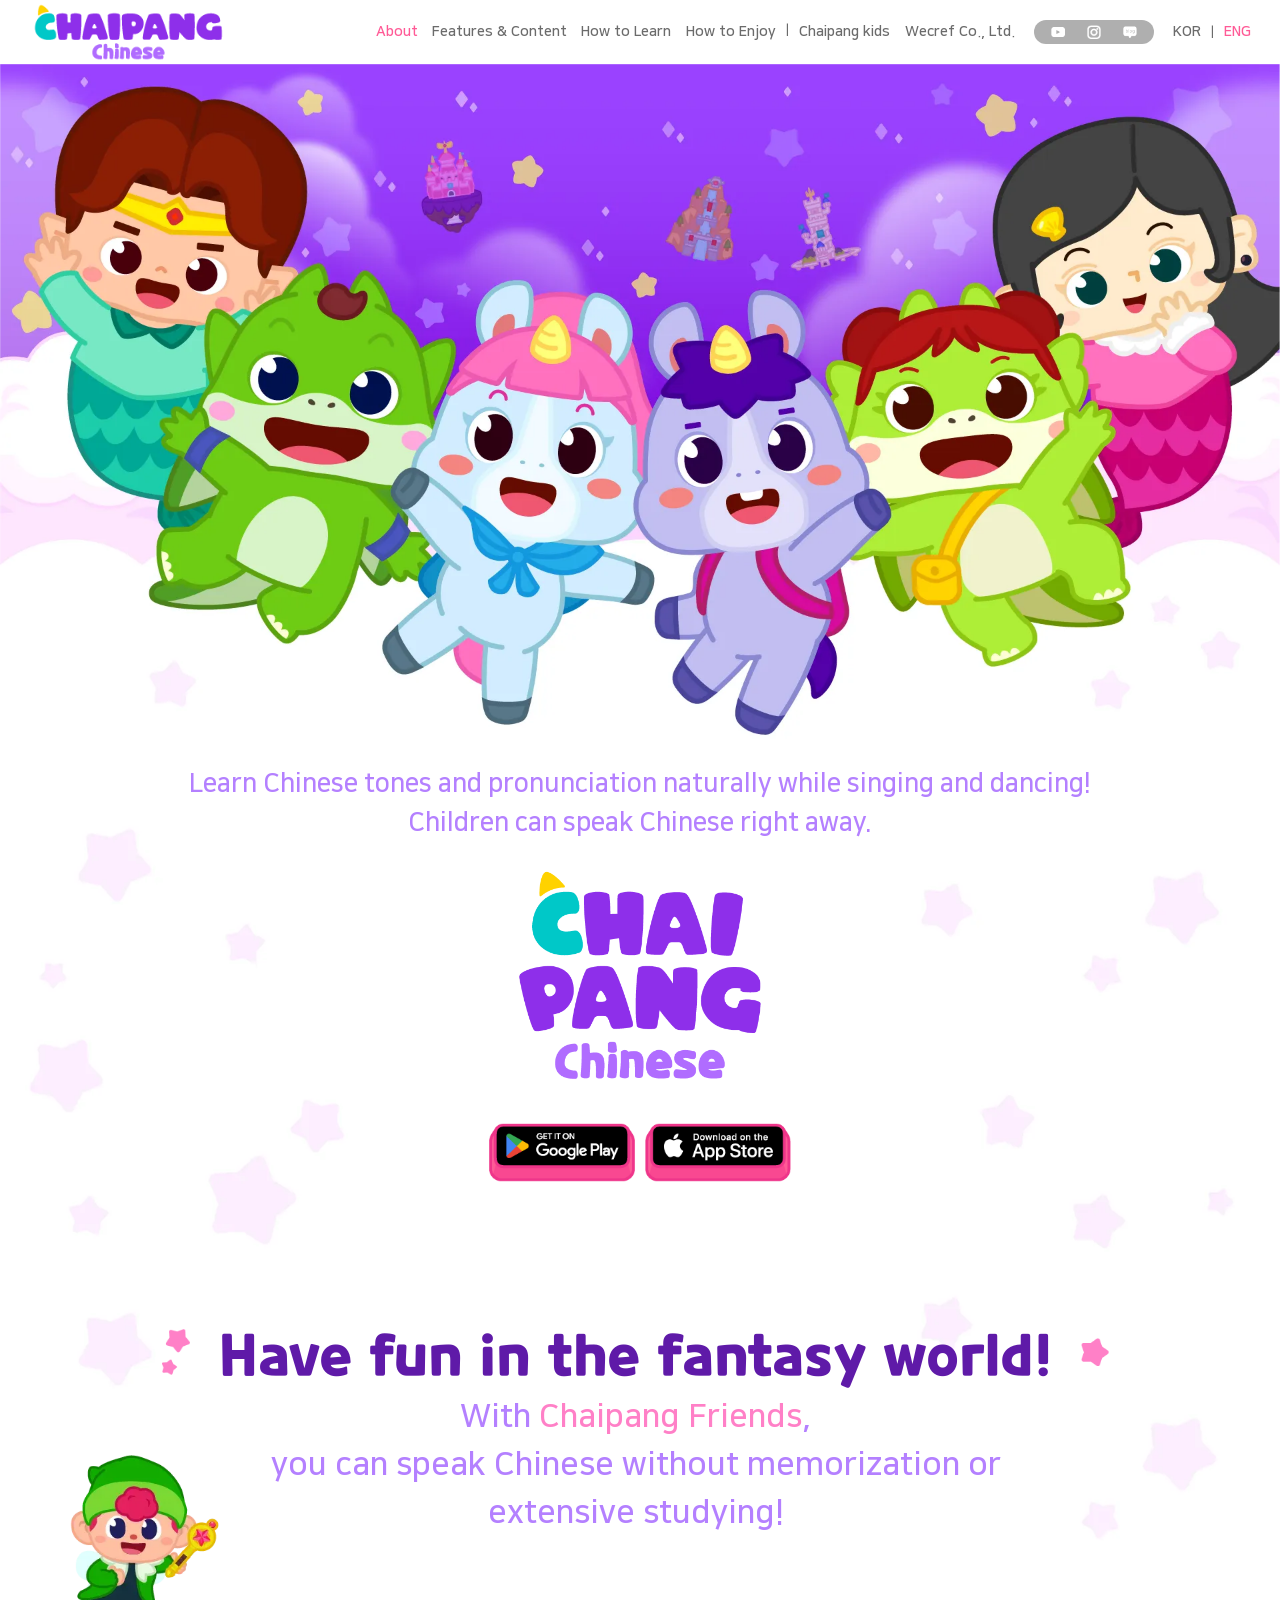
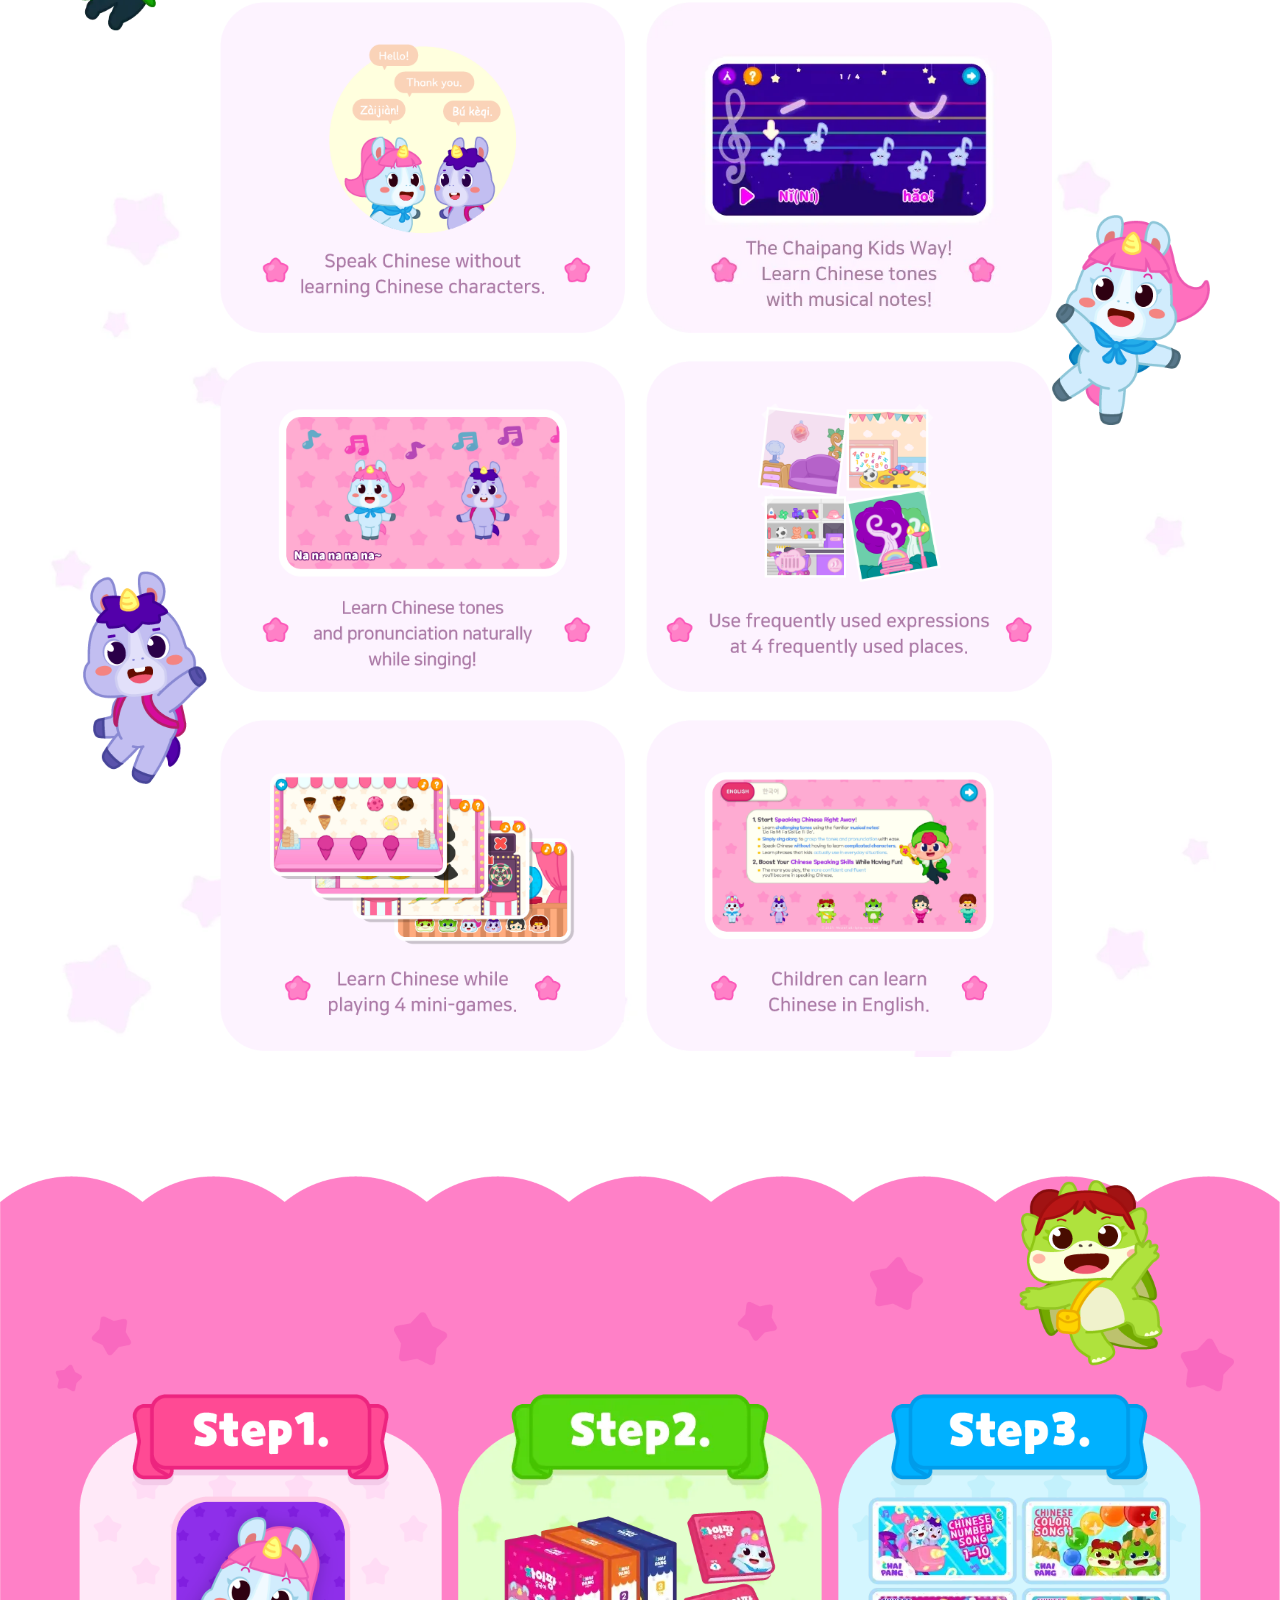
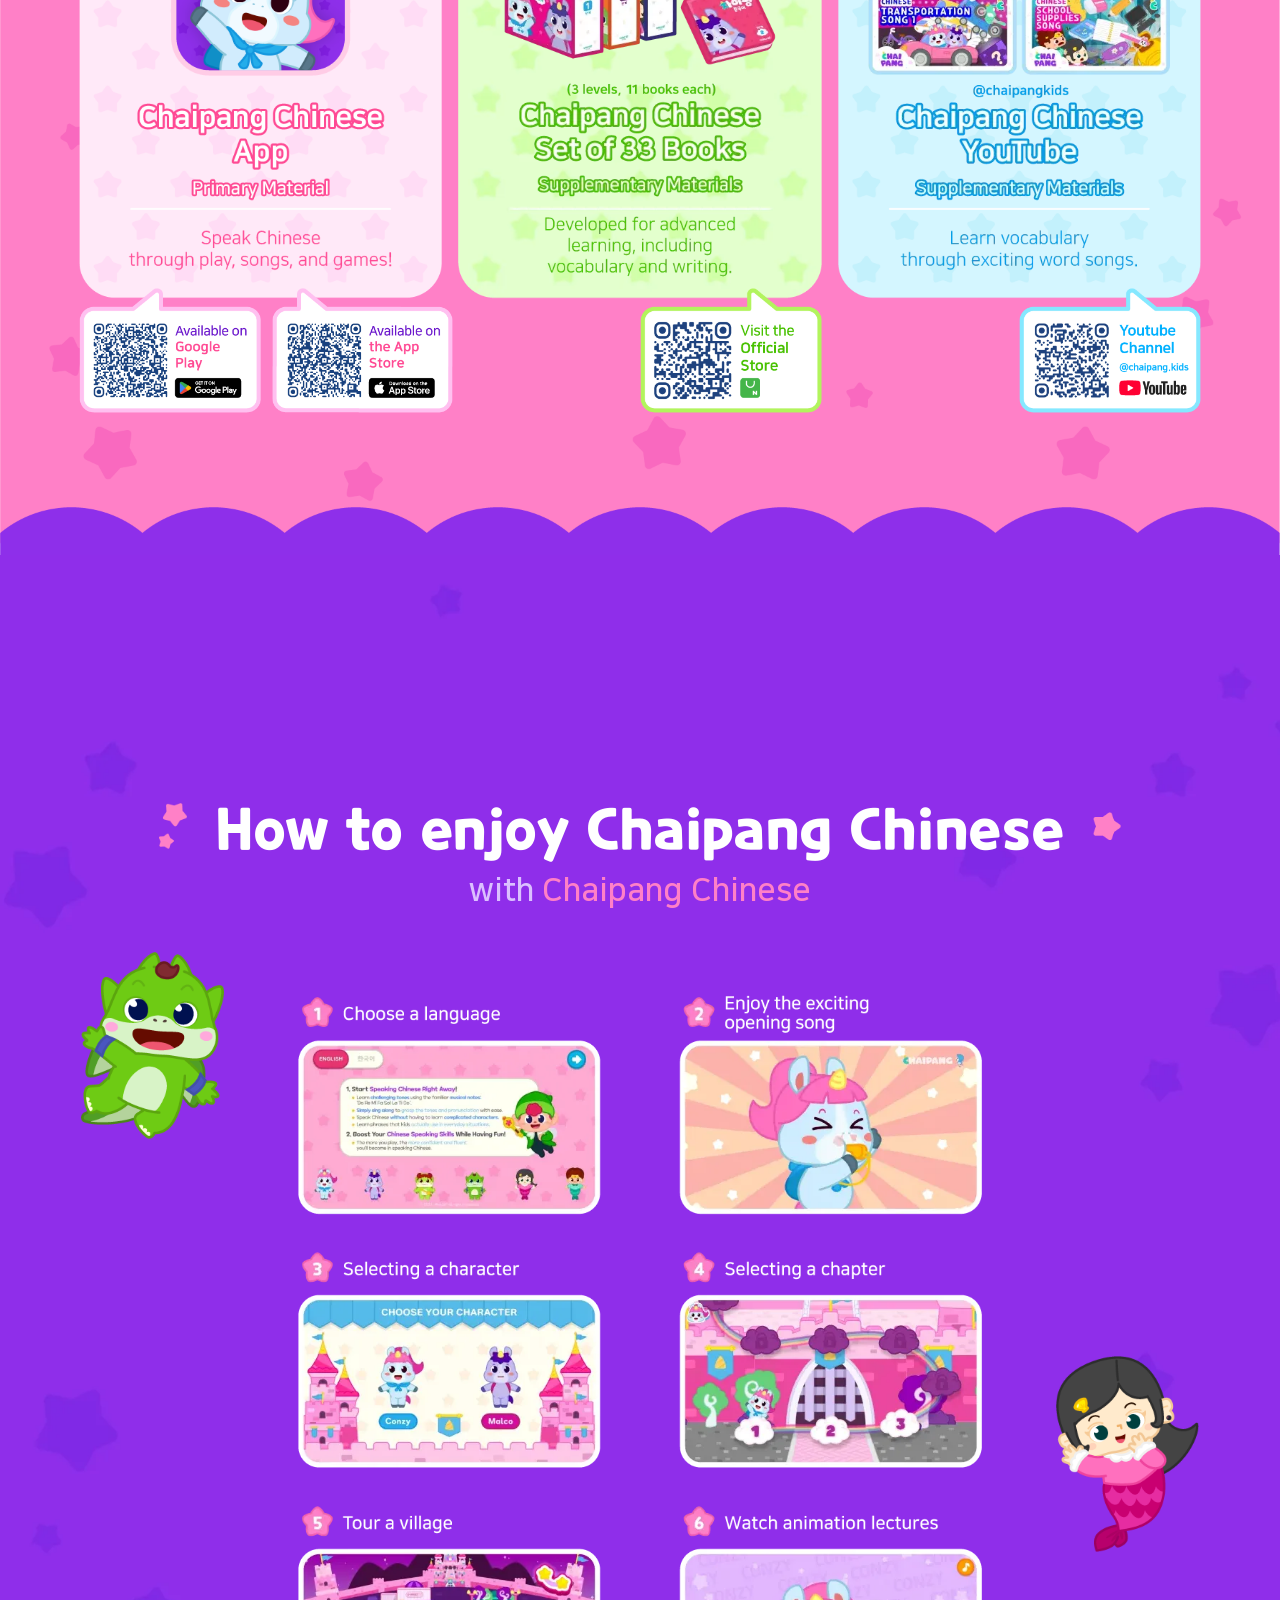
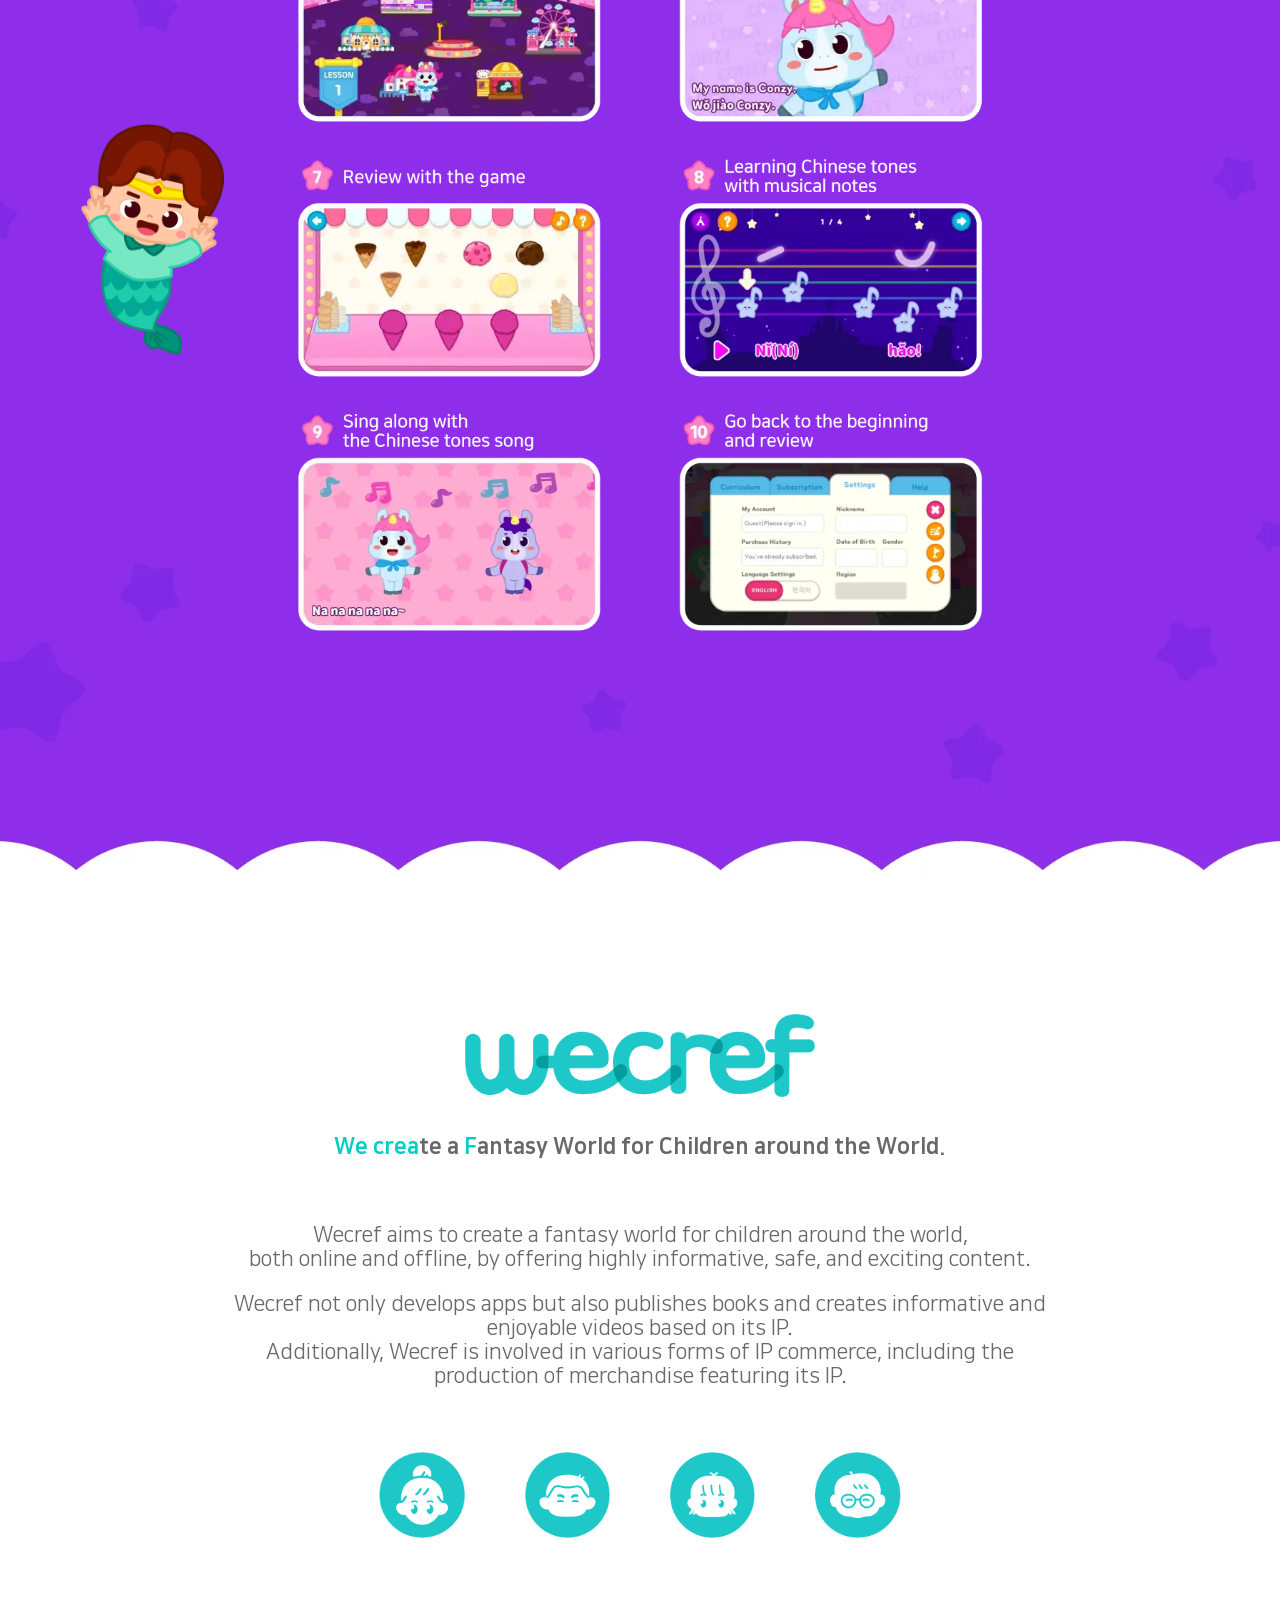
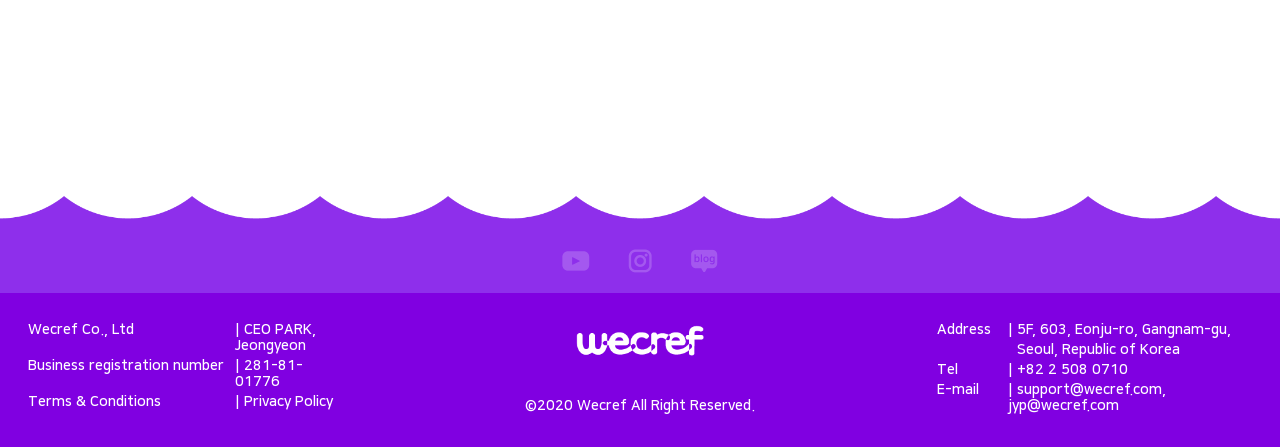
<file: index.html>
<!DOCTYPE html>
<html lang="en">

<head>
  <meta charset="UTF-8">
  <meta name="viewport" content="width=device-width, initial-scale=1.0">
  <meta name="Description"
    content="Chaipang Chinese is a children's educational that children can learn Chinese on their own while playing, singing, and having fun with Chaipang friends in the Fantasy world of Chaipang. Chaipang Chinese allows your child to speak Chinese right away without memorizing and studying. Instead, learn the tone and pronunciation perfectly with songs and notes." />
  <meta name="author" content="K.Moon" />
  <meta name="publisher" content="Wecref" />
  <meta name="generator" content="Visual Studio Code" />
  <meta name="email" content="wecref.dev@gmail.com" />
  <meta name="date" content="2021-05-14T20:34:54+09:00" />
  <meta name="copyright" content="2020 Wecref Co., Ltd." />

  <!-- Open Graph 메타태그 -->
  <meta property="og:url" content="https://chinese.chaipangkids.com/" />
  <meta property="og:title" content="Chaipang Chinese" />
  <meta property="og:image" content="https://chinese.chaipangkids.com/shared/images/share.png" />
  <meta property="og:description"
    content="Chaipang Chinese is a children's educational that children can learn Chinese on their own while playing, singing, and having fun with Chaipang friends in the Fantasy world of Chaipang. Chaipang Chinese allows your child to speak Chinese right away without memorizing and studying. Instead, learn the tone and pronunciation perfectly with songs and notes." />
  <meta property="og:site_name" content="Chaipang Chinese" />
  <meta property="og:locale" content="en_US" />
  <meta property="og:image:width" content="1200" />
  <meta property="og:image:height" content="630" />
  <meta property="og:image:alt" content="차이팡 공유 썸네일" />

  <link rel="shortcut icon" type="image/png" href="shared/images/siteLogo.png" />
  <title>Chaipang Chinese</title>
  <script>
    (function () {
      var lang = (navigator.language || navigator.userLanguage).substr(0, 2);
      window.location.replace(lang === "ko" ? "kr_index.html" : "en_index.html");
    })();
  </script>
</head>

<body>
</body>

</html>
</file>
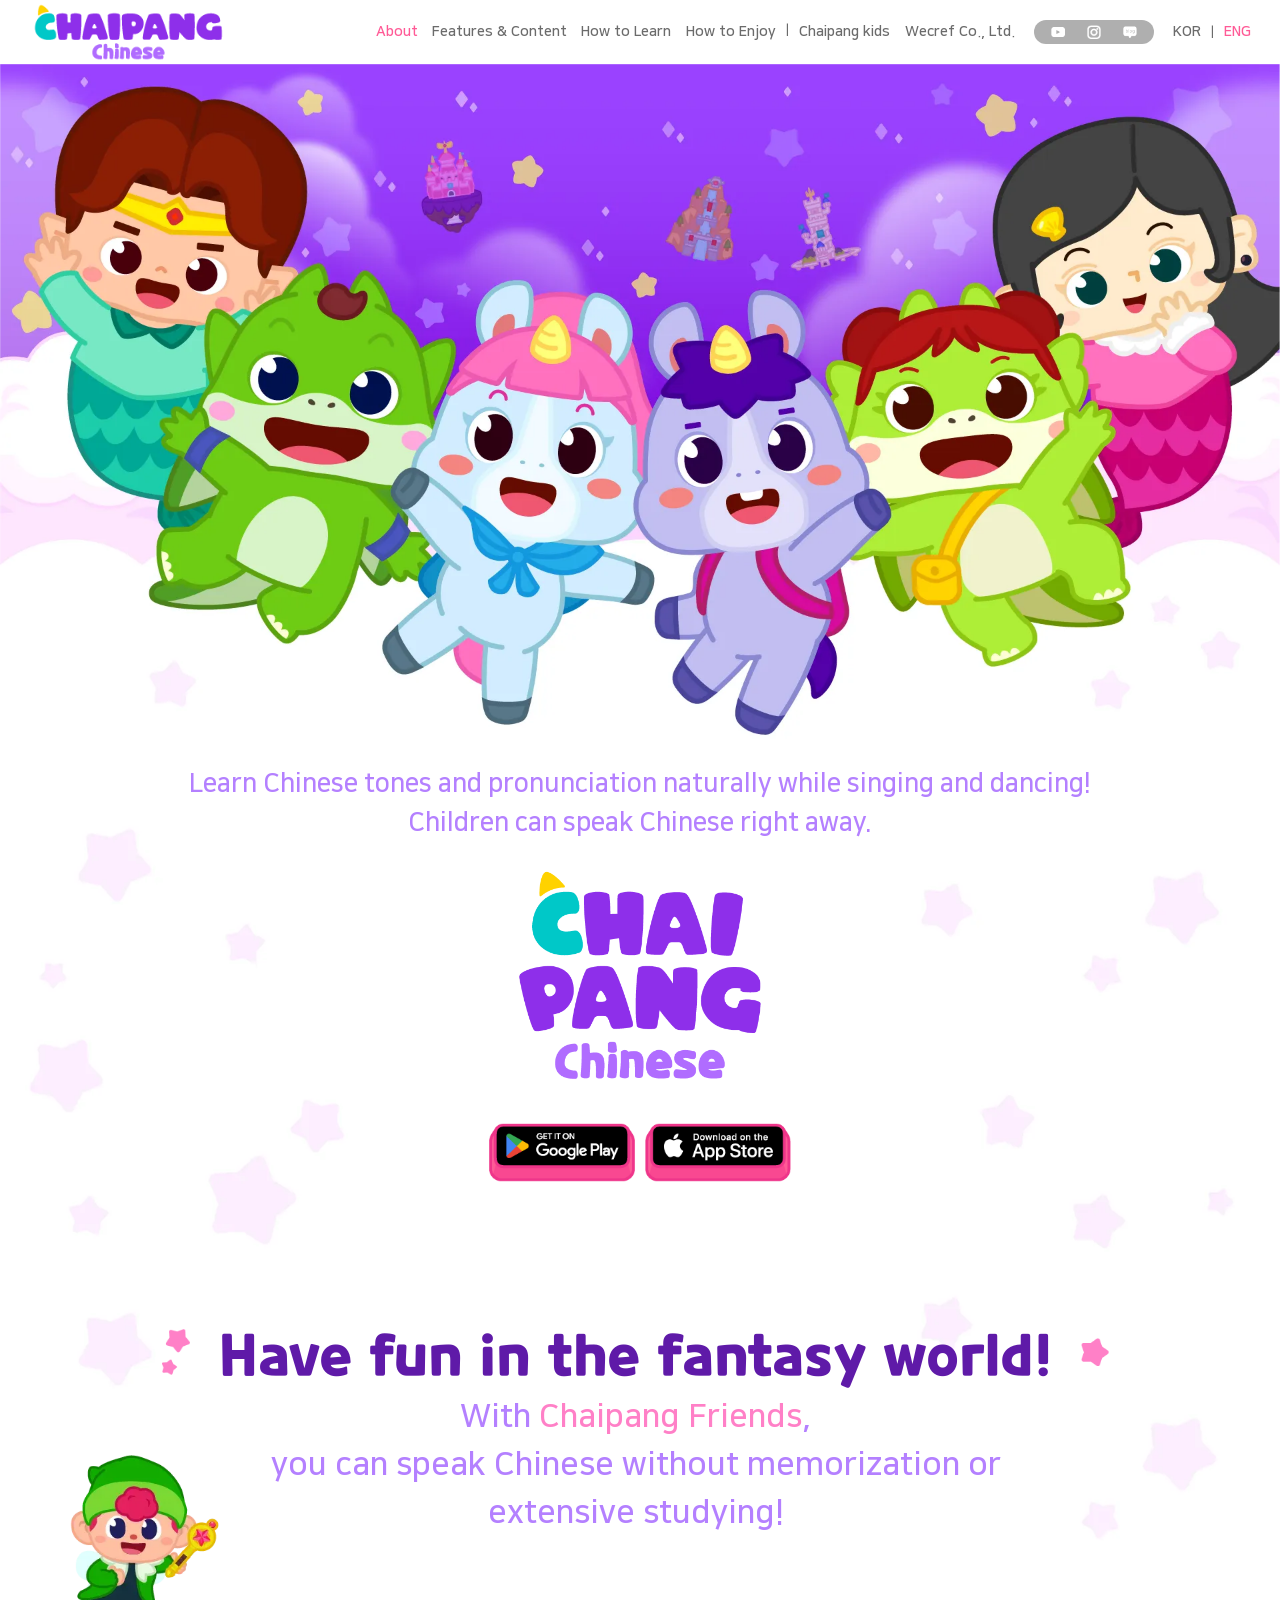
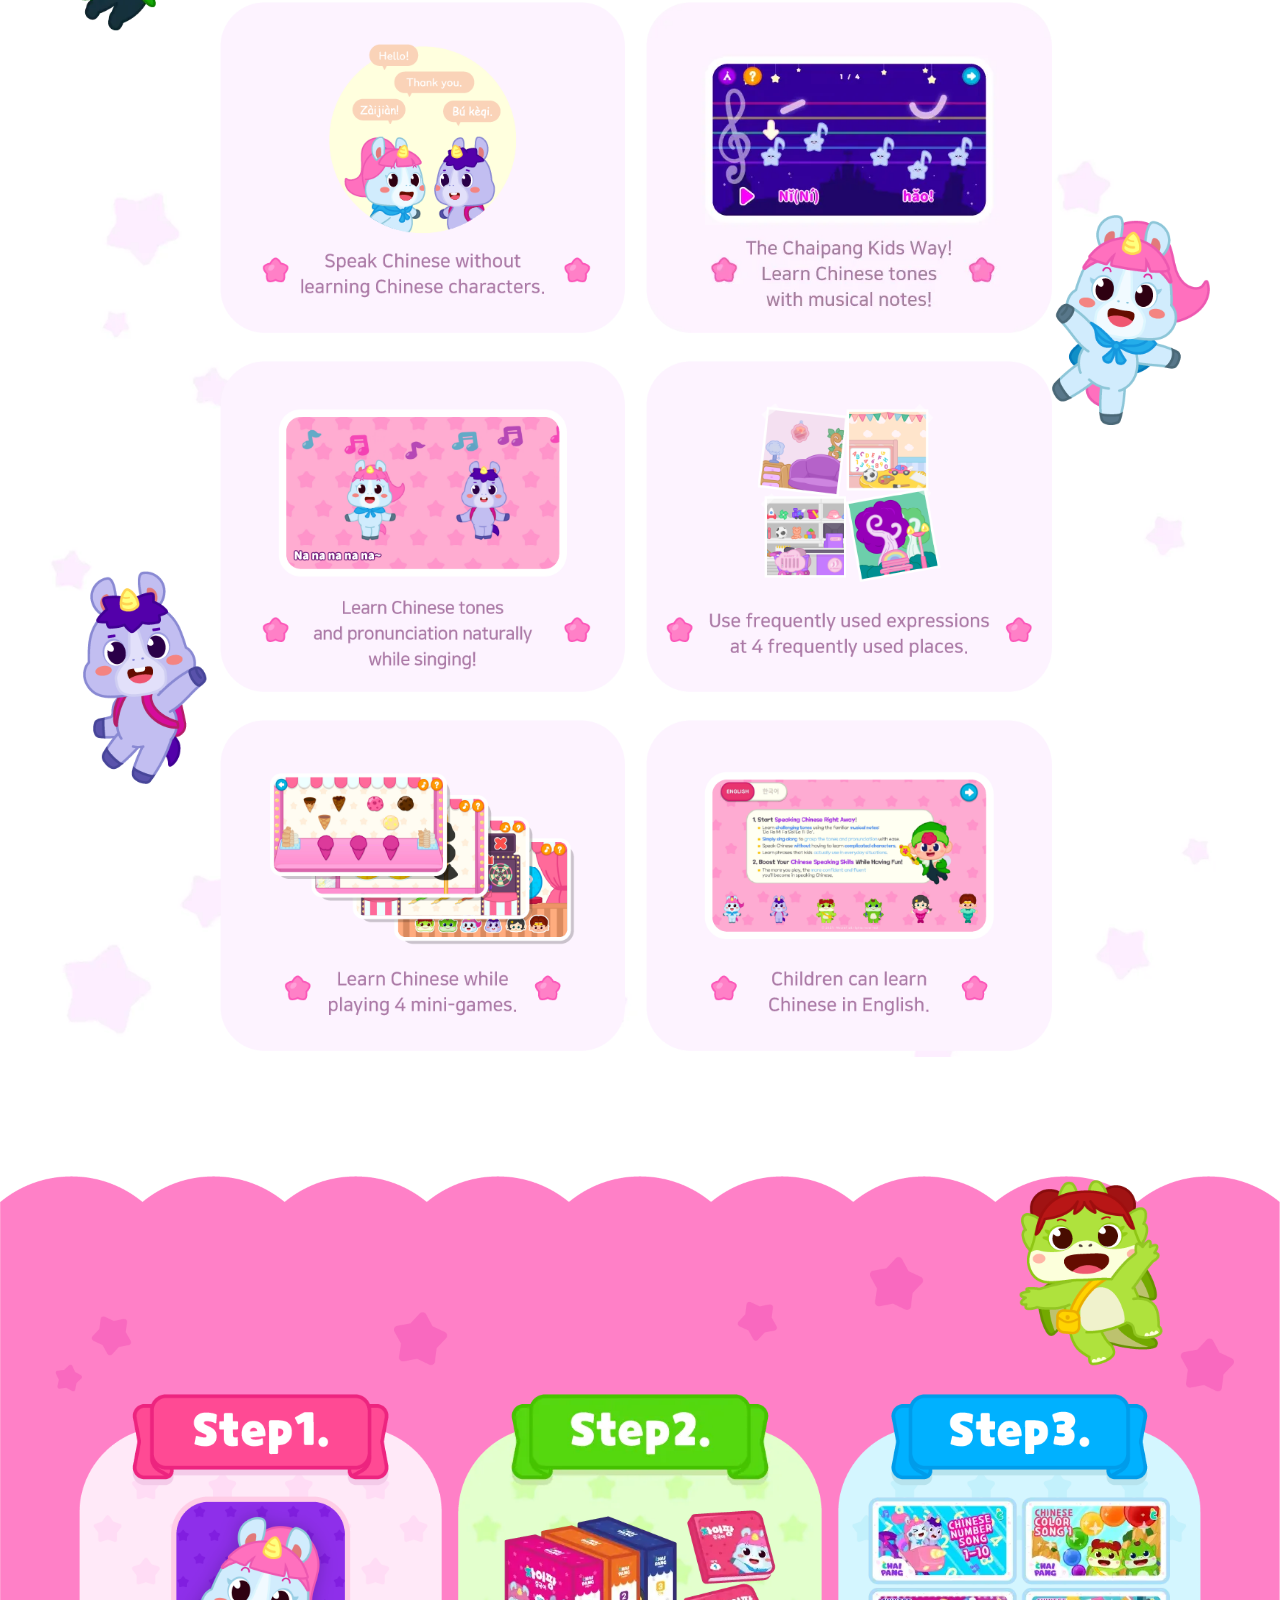
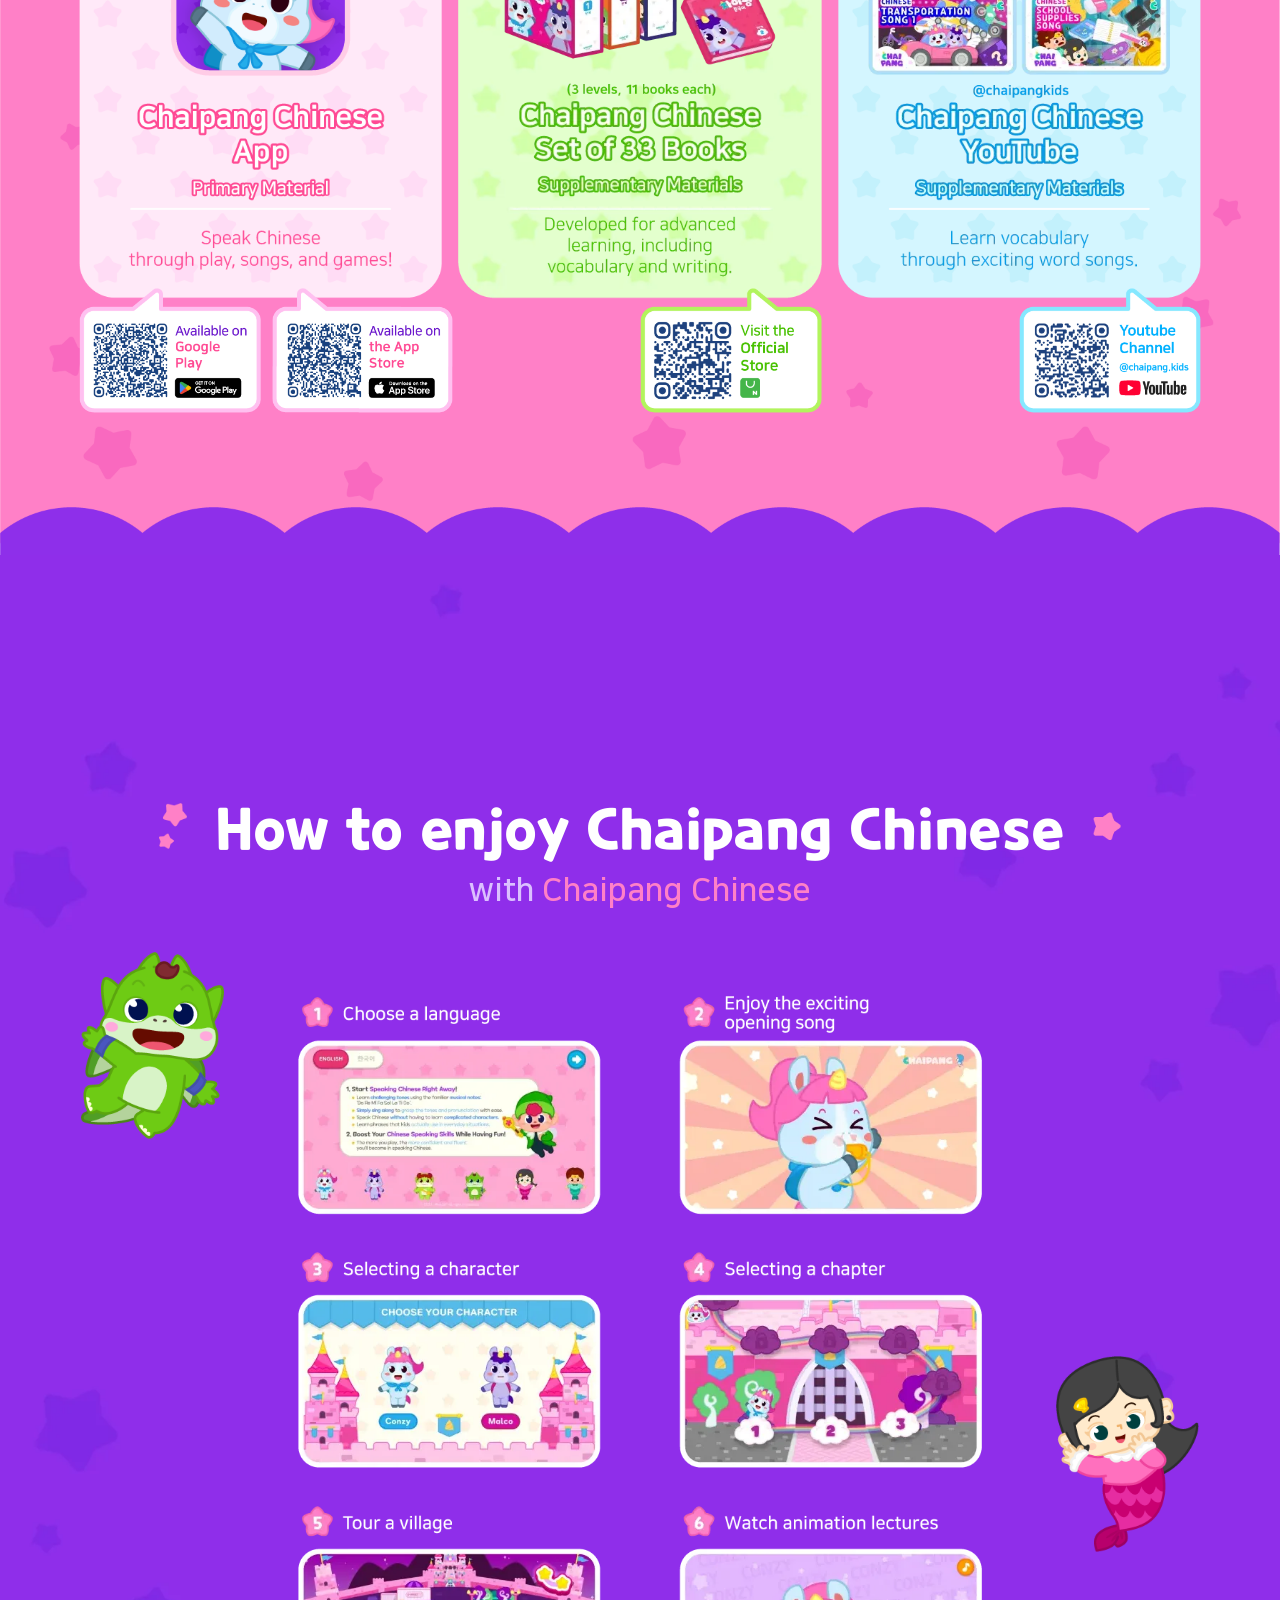
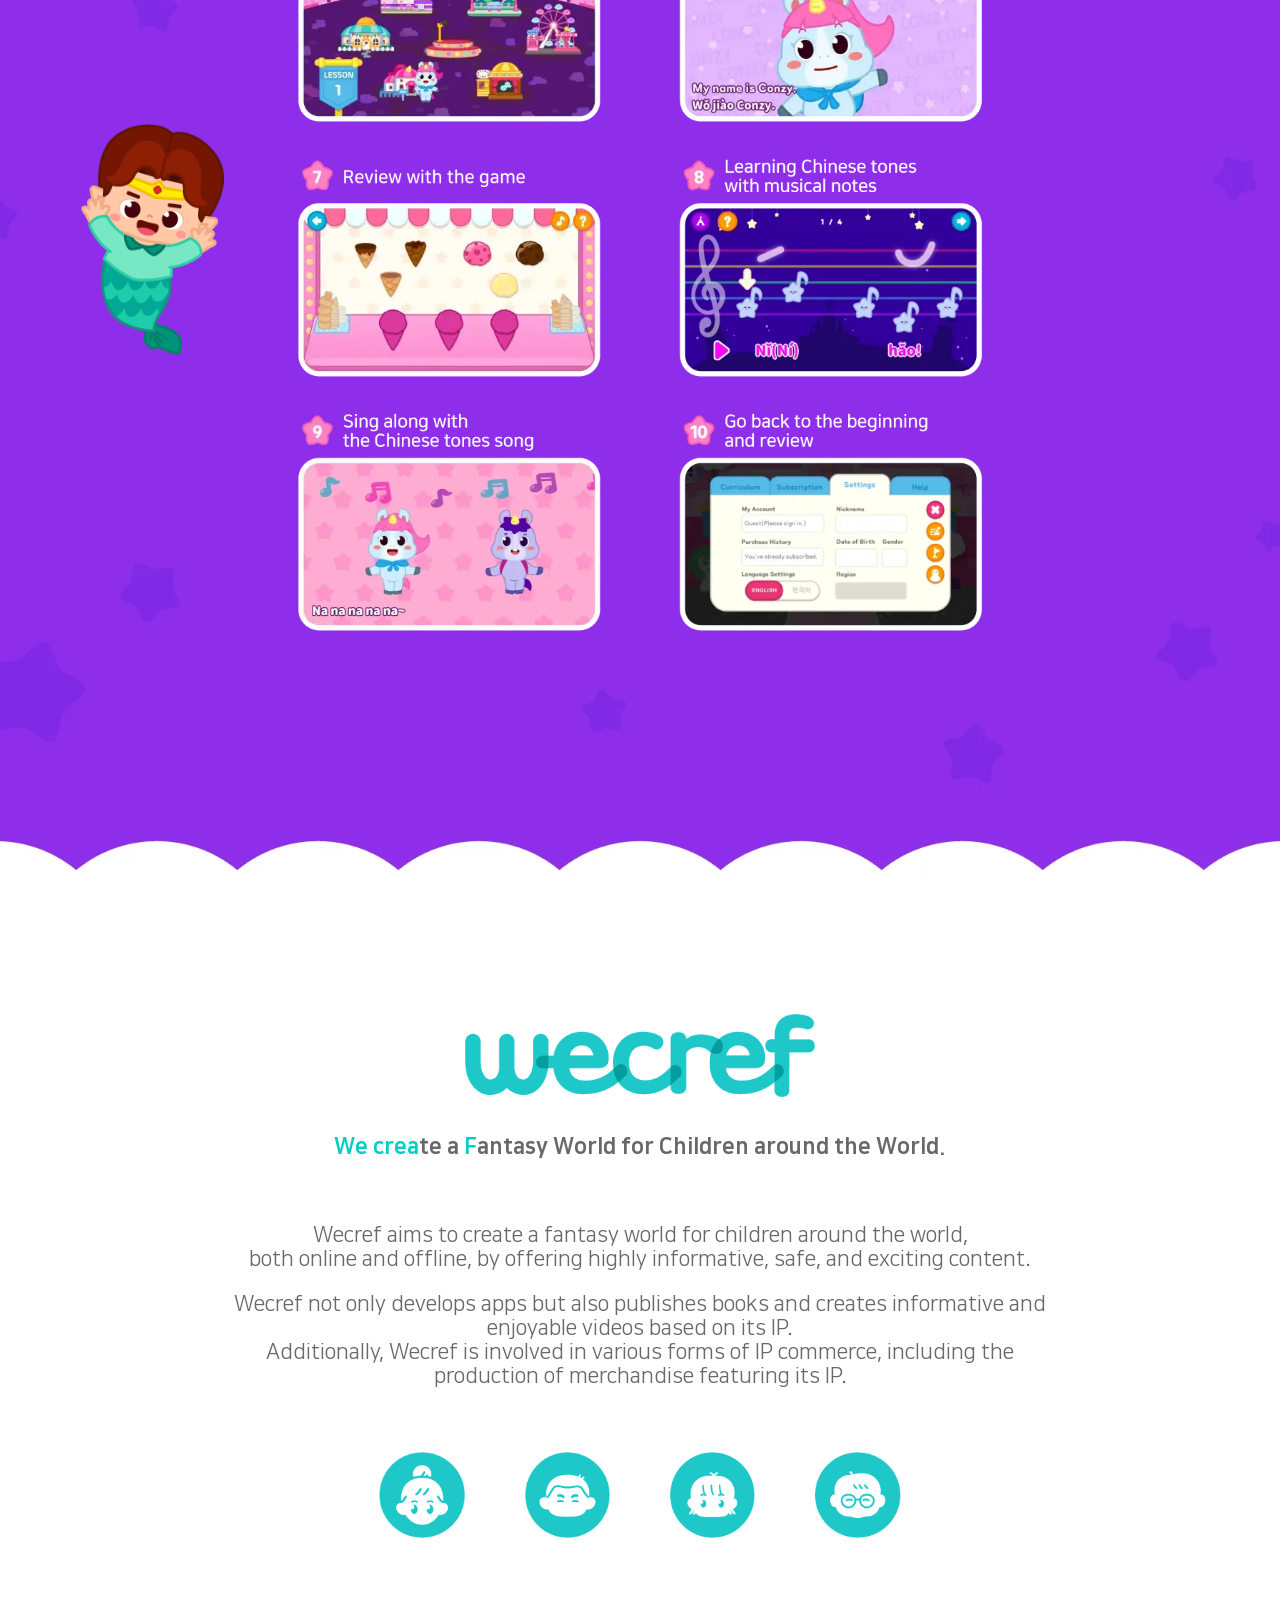
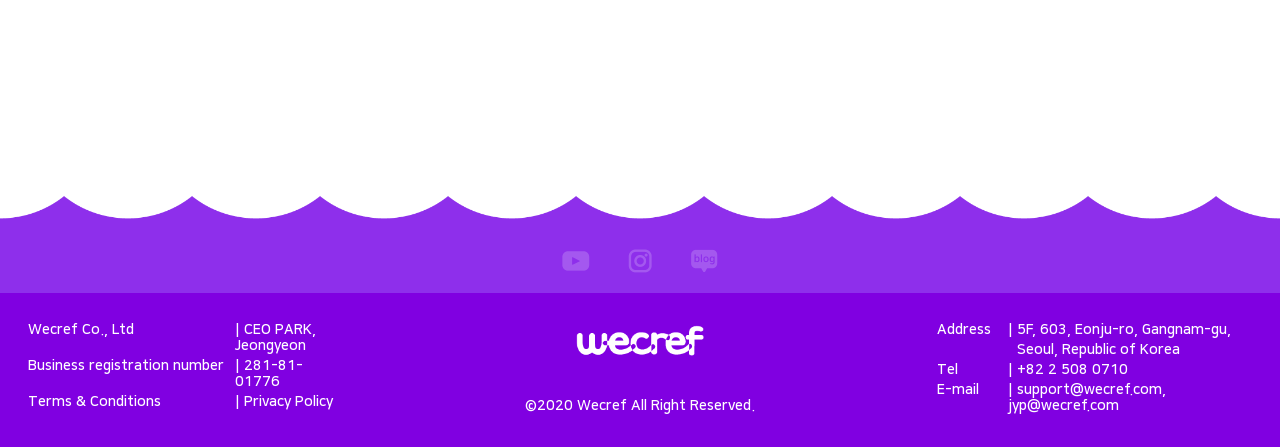
<file: en_index.html>
<!DOCTYPE html>
<html lang="en">

<head>
  <meta charset="UTF-8">
  <meta name="viewport" content="width=device-width, initial-scale=1.0">
  <meta name="Description"
    content="Chaipang Chinese is a children's educational that children can learn Chinese on their own while playing, singing, and having fun with Chaipang friends in the Fantasy world of Chaipang. Chaipang Chinese allows your child to speak Chinese right away without memorizing and studying. Instead, learn the tone and pronunciation perfectly with songs and notes." />
  <meta name="author" content="K.Moon" />
  <meta name="publisher" content="Wecref" />
  <meta name="generator" content="Visual Studio Code" />
  <meta name="email" content="wecref.dev@gmail.com" />
  <meta name="date" content="2021-05-14T20:34:54+09:00" />
  <meta name="copyright" content="2020 Wecref Co., Ltd." />

  <!-- Open Graph 메타태그 -->
  <meta property="og:url" content="https://chinese.chaipangkids.com/" />
  <meta property="og:title" content="Chaipang Chinese" />
  <meta property="og:image" content="https://chinese.chaipangkids.com/shared/images/share.png" />
  <meta property="og:description"
    content="Chaipang Chinese is a children's educational that children can learn Chinese on their own while playing, singing, and having fun with Chaipang friends in the Fantasy world of Chaipang. Chaipang Chinese allows your child to speak Chinese right away without memorizing and studying. Instead, learn the tone and pronunciation perfectly with songs and notes." />
  <meta property="og:site_name" content="Chaipang Chinese" />
  <meta property="og:locale" content="en_US" />
  <meta property="og:image:width" content="1200" />
  <meta property="og:image:height" content="630" />
  <meta property="og:image:alt" content="차이팡 공유 썸네일" />

  <link rel="shortcut icon" type="image/png" href="shared/images/siteLogo.png" />
  <title>Chaipang Chinese</title>

  <link rel="stylesheet" href="./main.css" />
  <script type="module" src="./main.js"></script>
</head>

<body>
  <span></span>
  <nav>
    <div class="nav-header">
      <a href="/" class="logo">
        <picture>
          <source srcset="./components/nav/images/siteNavLogo_en.webp" type="image/webp">
          <img src="./components/nav/images/siteNavLogo_en.png" alt="위크리프 로고" >
        </picture>
      </a>
      <button class="menu-toggle" aria-label="메뉴 토글">
        <img src="./components/nav/images/menu.svg" alt="메뉴 아이콘" />
      </button>
    </div>
    <div class="nav-body">
      <ul class="nav-menus">
        <li><a href="#menu-main">About</a></li>
        <li><a href="#menu-features">Features &amp; Content</a></li>
        <li><a href="#menu-study">How to Learn</a></li>
        <li><a href="#menu-how">How to Enjoy</a></li>
        <li><a href="https://chaipangkids.com/en_index.html" target="_blank">Chaipang kids</a></li>
        <li><a href="https://wecref.com/en_index.html" target="_blank">Wecref Co., Ltd.</a></li>
      </ul>
      <ul class="social-links">
        <li>
          <a href="https://www.youtube.com/channel/UCpsxCqG0PIUx75o36Si4ptA" target="_blank">
            <picture>
              <source srcset="./shared/images/youtubeLogo.webp" type="image/webp">
              <img src="./shared/images/youtubeLogo.png" alt="유튜브" >
            </picture>
          </a>
        </li>
        <li>
          <a href="https://www.instagram.com/chaipang.kids" target="_blank">
            <picture>
              <source srcset="./shared/images/instagramLogo.webp" type="image/webp">
              <img src="./shared/images/instagramLogo.png" alt="인스타그램" >
            </picture>
          </a>
        </li>
        <li>
          <a href="https://blog.naver.com/chaipang_kids" target="_blank">
            <picture>
              <source srcset="./shared/images/blogLogo.webp" type="image/webp">
              <img src="./shared/images/blogLogo.png" alt="블로그" >
            </picture>
          </a>
        </li>
      </ul>
      <ul class="language-selector">
        <li><a href="kr_index.html">KOR</a></li>
        <li><a href="en_index.html" class="active">ENG</a></li>
      </ul>
    </div>
  </nav>

  <div id="contents-main">
    <picture>
      <source srcset="./components/hero/images/banner_BG.webp" type="image/webp">
      <img src="./components/hero/images/banner_BG.png" alt="배너">
    </picture>
  </div>

  <span></span>
  <div class="contents-card">
    <div class="info" id="menu-main">
      <p class="description">
        Learn Chinese tones and pronunciation naturally while singing and dancing! <br>
        Children can speak Chinese right away.
      </p>
      <img class="bi" src="./components/hero/images/chinese_bi_en.png" alt="Chaipang Chinese">
      <div class="stores">
        <a href="https://play.google.com/store/apps/details?id=com.wecref.chaipang.chinese&hl=en&gl=kr" target="_blank">
          <picture>
            <source srcset="./components/hero/images/button_GooglePlay.webp" type="image/webp">
            <img src="./components/hero/images/button_GooglePlay.png" alt="구글 스토어 이미지">
          </picture>
        </a>
        <a href="https://apps.apple.com/us/app/%EC%B0%A8%EC%9D%B4%ED%8C%A1-%EC%A4%91%EA%B5%AD%EC%96%B4/id1570555582"
          target="_blank">
          <picture>
            <source srcset="./components/hero/images/button_AppStore.webp" type="image/webp">
            <img src="./components/hero/images/button_AppStore.png" alt="애플 스토어 이미지">
          </picture>
        </a>
      </div>
    </div>
    <div class="deco">
      <picture>
        <source srcset="./components/section-features/images/mico.webp" type="image/webp">
        <img src="./components/section-features/images/mico.png" alt="미코 이미지" class="mico">
      </picture>
      <picture>
        <source srcset="./components/section-features/images/malco.webp" type="image/webp">
        <img src="./components/section-features/images/malco.png" alt="말코 이미지" class="malco">
      </picture>
    </div>
    <div class="main" id="menu-features">
      <div class="titleStar">
        <picture>
          <source srcset="./shared/images/pinkStar02.webp" type="image/webp">
          <img src="./shared/images/pinkStar02.png" alt="별 이미지" class="star">
        </picture>
        <h1 class="title indigoTxt">Have fun in the fantasy world!</h1>
        <picture>
          <source srcset="./shared/images/pinkStar01.webp" type="image/webp">
          <img src="./shared/images/pinkStar01.png" alt="별 이미지" class="star">
        </picture>
      </div>
      <div class="description mediumpurpleTxt">
        <p>
          With <span class="hotpinkTxt">Chaipang Friends</span>,<br>
          you can speak Chinese without memorization or extensive studying!
        </p>
      </div>
      <div class="tutorial">
        <picture>
          <source srcset="./components/section-features/images/chaipang_friends_1_en.webp" type="image/webp">
          <img src="./components/section-features/images/chaipang_friends_1_en.png" alt="Chaipang Friends">
        </picture>
        <picture>
          <source srcset="./components/section-features/images/chaipang_friends_2_en.webp" type="image/webp">
          <img src="./components/section-features/images/chaipang_friends_2_en.png" alt="Chaipang Friends">
        </picture>
        <picture>
          <source srcset="./components/section-features/images/chaipang_friends_3_en.webp" type="image/webp">
          <img src="./components/section-features/images/chaipang_friends_3_en.png" alt="Chaipang Friends">
        </picture>
        <picture>
          <source srcset="./components/section-features/images/chaipang_friends_4_en.webp" type="image/webp">
          <img src="./components/section-features/images/chaipang_friends_4_en.png" alt="Chaipang Friends">
        </picture>
        <picture>
          <source srcset="./components/section-features/images/chaipang_friends_5_en.webp" type="image/webp">
          <img src="./components/section-features/images/chaipang_friends_5_en.png" alt="Chaipang Friends">
        </picture>
        <picture>
          <source srcset="./components/section-features/images/chaipang_friends_6_en.webp" type="image/webp">
          <img src="./components/section-features/images/chaipang_friends_6_en.png" alt="Chaipang Friends">
        </picture>
      </div>
    </div>
    <div class="deco">
      <picture>
        <source srcset="./shared/images/conzy.webp" type="image/webp">
        <img src="./shared/images/conzy.png" alt="콘지 이미지" class="conzy">
      </picture>
    </div>
  </div>

  <span></span>

  <div class="contents-card studyBook" id="menu-study">
    <picture>
      <source srcset="./components/section-studyBook/images/BG_2.webp" type="image/webp">
      <img src="./components/section-studyBook/images/BG_2.png" alt="배경">
    </picture>
    <div class="main">
      <picture>
        <source srcset="./components/section-how/images/dora.webp" type="image/webp">
        <img src="./components/section-how/images/dora.png" alt="도라 이미지" class="dora">
      </picture>
      <div class="tutorial">
        <div class="step-col">
          <div class="step-img">
            <picture>
              <source srcset="./components/section-studyBook/images/Step1.webp" type="image/webp">
              <img src="./components/section-studyBook/images/Step1.png" alt="Step 1">
            </picture>
            <picture>
              <source srcset="./components/section-studyBook/images/Step1_en.webp" type="image/webp">
              <img src="./components/section-studyBook/images/Step1_en.png" alt="Step 1">
            </picture>
          </div>
          <div class="qr-row">
            <a href="https://play.google.com/store/apps/details?id=com.wecref.chaipang.chinese&hl=en&gl=kr" target="_blank">
              <picture>
                <source srcset="./components/section-studyBook/images/step1_qr_1_en.webp" type="image/webp">
                <img src="./components/section-studyBook/images/step1_qr_1_en.png" alt="QR 1">
              </picture>
            </a>
            <a href="https://apps.apple.com/us/app/%EC%B0%A8%EC%9D%B4%ED%8C%A1-%EC%A4%91%EA%B5%AD%EC%96%B4/id1570555582" target="_blank">
              <picture>
                <source srcset="./components/section-studyBook/images/step1_qr_2_en.webp" type="image/webp">
                <img src="./components/section-studyBook/images/step1_qr_2_en.png" alt="QR 2">
              </picture>
            </a>
          </div>
        </div>
        <div class="step-col">
          <div class="step-img">
            <picture>
              <source srcset="./components/section-studyBook/images/Step2.webp" type="image/webp">
              <img src="./components/section-studyBook/images/Step2.png" alt="Step 2">
            </picture>
            <picture>
              <source srcset="./components/section-studyBook/images/Step2_en.webp" type="image/webp">
              <img src="./components/section-studyBook/images/Step2_en.png" alt="Step 2">
            </picture>
          </div>
          <div class="qr-row">
            <a href="https://smartstore.naver.com/chaipang_kids" target="_blank">
              <picture>
                <source srcset="./components/section-studyBook/images/step2_qr_en.webp" type="image/webp">
                <img src="./components/section-studyBook/images/step2_qr_en.png" alt="QR">
              </picture>
            </a>
          </div>
        </div>
        <div class="step-col">
          <div class="step-img">
            <picture>
              <source srcset="./components/section-studyBook/images/Step3.webp" type="image/webp">
              <img src="./components/section-studyBook/images/Step3.png" alt="Step 3">
            </picture>
            <picture>
              <source srcset="./components/section-studyBook/images/Step3_en.webp" type="image/webp">
              <img src="./components/section-studyBook/images/Step3_en.png" alt="Step 3">
            </picture>
          </div>
          <div class="qr-row">
            <a href="https://www.youtube.com/channel/UCpsxCqG0PIUx75o36Si4ptA" target="_blank">
              <picture>
                <source srcset="./components/section-studyBook/images/step3_qr_en.webp" type="image/webp">
                <img src="./components/section-studyBook/images/step3_qr_en.png" alt="QR">
              </picture>
            </a>
          </div>
        </div>
      </div>
    </div>
  </div>

  <span></span>
  <div class="contents-card how" id="menu-how">
    <div class="deco">
      <picture>
        <source srcset="./components/section-how/images/gon.webp" type="image/webp">
        <img src="./components/section-how/images/gon.png" alt="곤 이미지" class="gon">
      </picture>
      <picture>
        <source srcset="./components/section-friends/images/finn.webp" type="image/webp">
        <img src="./components/section-friends/images/finn.png" alt="finn 이미지" class="finn">
      </picture>
    </div>
    <div class="main">
      <div class="titleStar">
        <picture>
          <source srcset="./shared/images/pinkStar02.webp" type="image/webp">
          <img src="./shared/images/pinkStar02.png" alt="별 이미지" class="star">
        </picture>
        <h1 class="title indigoTxt">How to enjoy Chaipang Chinese</h1>
        <picture>
          <source srcset="./shared/images/pinkStar01.webp" type="image/webp">
          <img src="./shared/images/pinkStar01.png" alt="별 이미지" class="star">
        </picture>
      </div>
      <div class="description plumTxt">
        <p>
          with <span class="hotpinkTxt">Chaipang Chinese</span>
        </p>
      </div>
      <div class="tutorial">
        <picture>
          <source srcset="./components/section-how/images/how_to_1_en.webp" type="image/webp">
          <img src="./components/section-how/images/how_to_1_en.png" alt="튜토리얼 이미지">
        </picture>
        <picture>
          <source srcset="./components/section-how/images/how_to_2_en.webp" type="image/webp">
          <img src="./components/section-how/images/how_to_2_en.png" alt="튜토리얼 이미지">
        </picture>
        <picture>
          <source srcset="./components/section-how/images/how_to_3_en.webp" type="image/webp">
          <img src="./components/section-how/images/how_to_3_en.png" alt="튜토리얼 이미지">
        </picture>
        <picture>
          <source srcset="./components/section-how/images/how_to_4_en.webp" type="image/webp">
          <img src="./components/section-how/images/how_to_4_en.png" alt="튜토리얼 이미지">
        </picture>
        <picture>
          <source srcset="./components/section-how/images/how_to_5_en.webp" type="image/webp">
          <img src="./components/section-how/images/how_to_5_en.png" alt="튜토리얼 이미지">
        </picture>
        <picture>
          <source srcset="./components/section-how/images/how_to_6_en.webp" type="image/webp">
          <img src="./components/section-how/images/how_to_6_en.png" alt="튜토리얼 이미지">
        </picture>
        <picture>
          <source srcset="./components/section-how/images/how_to_7_en.webp" type="image/webp">
          <img src="./components/section-how/images/how_to_7_en.png" alt="튜토리얼 이미지">
        </picture>
        <picture>
          <source srcset="./components/section-how/images/how_to_8_en.webp" type="image/webp">
          <img src="./components/section-how/images/how_to_8_en.png" alt="튜토리얼 이미지">
        </picture>
        <picture>
          <source srcset="./components/section-how/images/how_to_9_en.webp" type="image/webp">
          <img src="./components/section-how/images/how_to_9_en.png" alt="튜토리얼 이미지">
        </picture>
        <picture>
          <source srcset="./components/section-how/images/how_to_10_en.webp" type="image/webp">
          <img src="./components/section-how/images/how_to_10_en.png" alt="튜토리얼 이미지">
        </picture>
      </div>
    </div>
    <div class="deco">
      <picture>
        <source srcset="./components/section-how/images/gabi.webp" type="image/webp">
        <img src="./components/section-how/images/gabi.png" alt="가비 이미지" class="gabi">
      </picture>
    </div>
  </div>

  <span id="menu-company"></span>
  <div class="wecref dimgrayTxt">
    <div class="title">
      <picture>
        <source srcset="./components/section-company/images/wecrefLogo01.webp" type="image/webp">
        <img src="./components/section-company/images/wecrefLogo01.png" alt="위크리프 로고">
      </picture>
      <p><span class="darkturquoiseTxt">We crea</span>te a <span class="darkturquoiseTxt">F</span>antasy World<span class="line-break"><br></span> for Children around the World.</p>
    </div>
    <div class="description">
      <p>
        Wecref aims to create a fantasy world for children around the world, <br>
        both online and offline, by offering highly informative, safe, and exciting content.
      </p>
      <p>
        Wecref not only develops apps but also publishes books and creates informative and <br>
        enjoyable videos based on its IP.
      </p>
      <p>
        Additionally, Wecref is involved in various forms of IP commerce, including the <br>
        production of merchandise featuring its IP.
      </p>
    </div>
    <div class="staff">
      <picture>
        <source srcset="./components/section-company/images/icon_01_jy.webp" type="image/webp">
        <img src="./components/section-company/images/icon_01_jy.png" alt="icon">
      </picture>
      <picture>
        <source srcset="./components/section-company/images/icon_02_kr.webp" type="image/webp">
        <img src="./components/section-company/images/icon_02_kr.png" alt="icon">
      </picture>
      <picture>
        <source srcset="./components/section-company/images/icon_03_is.webp" type="image/webp">
        <img src="./components/section-company/images/icon_03_is.png" alt="icon">
      </picture>
      <picture>
        <source srcset="./components/section-company/images/icon_04_hy.webp" type="image/webp">
        <img src="./components/section-company/images/icon_04_hy.png" alt="icon">
      </picture>
    </div>
  </div>


  <div id="waveDecoDown"></div>

  <footer>
    <ul class="footer-links">
      <li>
          <a href="https://www.youtube.com/channel/UCpsxCqG0PIUx75o36Si4ptA" target="_blank" rel="noopener noreferrer">
            <picture>
              <source srcset="./components/footer/images/icon_youtube.webp" type="image/webp">
              <img src="./components/footer/images/icon_youtube.png" alt="유튜브 채널" />
            </picture>
          </a>
      </li>
      <li>
          <a href="https://www.instagram.com/chaipang.kids" target="_blank" rel="noopener noreferrer">
            <picture>
              <source srcset="./components/footer/images/icon_instagram.webp" type="image/webp">
              <img src="./components/footer/images/icon_instagram.png" alt="인스타그램 페이지" />
            </picture>
          </a>
      </li>
      <li>
          <a href="https://blog.naver.com/chaipang_kids" target="_blank" rel="noopener noreferrer">
            <picture>
              <source srcset="./components/footer/images/icon_blog.webp" type="image/webp">
              <img src="./components/footer/images/icon_blog.png" alt="네이버 블로그" />
            </picture>
          </a>
      </li>
    </ul>
    <div class="footer-info footer-row">
      <ul class="info-list">
        <li><span>Wecref Co., Ltd</span><span>| CEO PARK, Jeongyeon</span></li>
        <li><span>Business registration number</span><span>| 281-81-01776</span></li>
        <li><span>Terms &amp; Conditions</span><span>| Privacy Policy</span></li>
      </ul>
      <ul class="info-list">
        <li>
          <picture>
            <source srcset="./components/footer/images/wecrefLogo.webp" type="image/webp">
            <img src="./components/footer/images/wecrefLogo.png" alt="위크리프 로고" />
          </picture>
        </li>
        <li>©2020 Wecref All Right Reserved.</li>
      </ul>
      <ul class="info-list">
        <li><span>Address</span><span>| 5F, 603, Eonju-ro, Gangnam-gu,</span></li>
        <li><span></span><span><span class="pipe">|</span> Seoul, Republic of Korea</span></li>
        <li><span>Tel</span><span>| +82 2 508 0710</span></li>
        <li><span>E-mail</span><span>| support@wecref.com, jyp@wecref.com</span></li>
      </ul>
    </div>
    <div class="footer-col">
      <div class="col-cards">
        <p><strong>Wecref Co., Ltd</strong> <span>CEO PARK, Jeongyeon</span></p>
        <p><strong>Business Registration Number</strong> <span>281-81-01776</span></p>
        <p><span class="label">Terms &amp; Conditions</span> <span>Privacy Policy</span></p>
        <p><strong>Tel</strong> <span>+82 2 508 0710</span></p>
        <p><strong>Address</strong> <span>5F, 603, Eonju-ro, Gangnam-gu,<br>Seoul, Republic of Korea</span></p>
        <p><strong>Email</strong> <span>support@wecref.com, jyp@wecref.com</span></p>
      </div>
      <div class="col-logo">
        <picture>
          <source srcset="./components/footer/images/wecrefLogo.webp" type="image/webp">
          <img src="./components/footer/images/wecrefLogo.png" alt="wecref logo" />
        </picture>
        <p>©2020 Wecref All Right Reserved.</p>
      </div>
    </div>
  </footer>
</body>

</html>
</file>
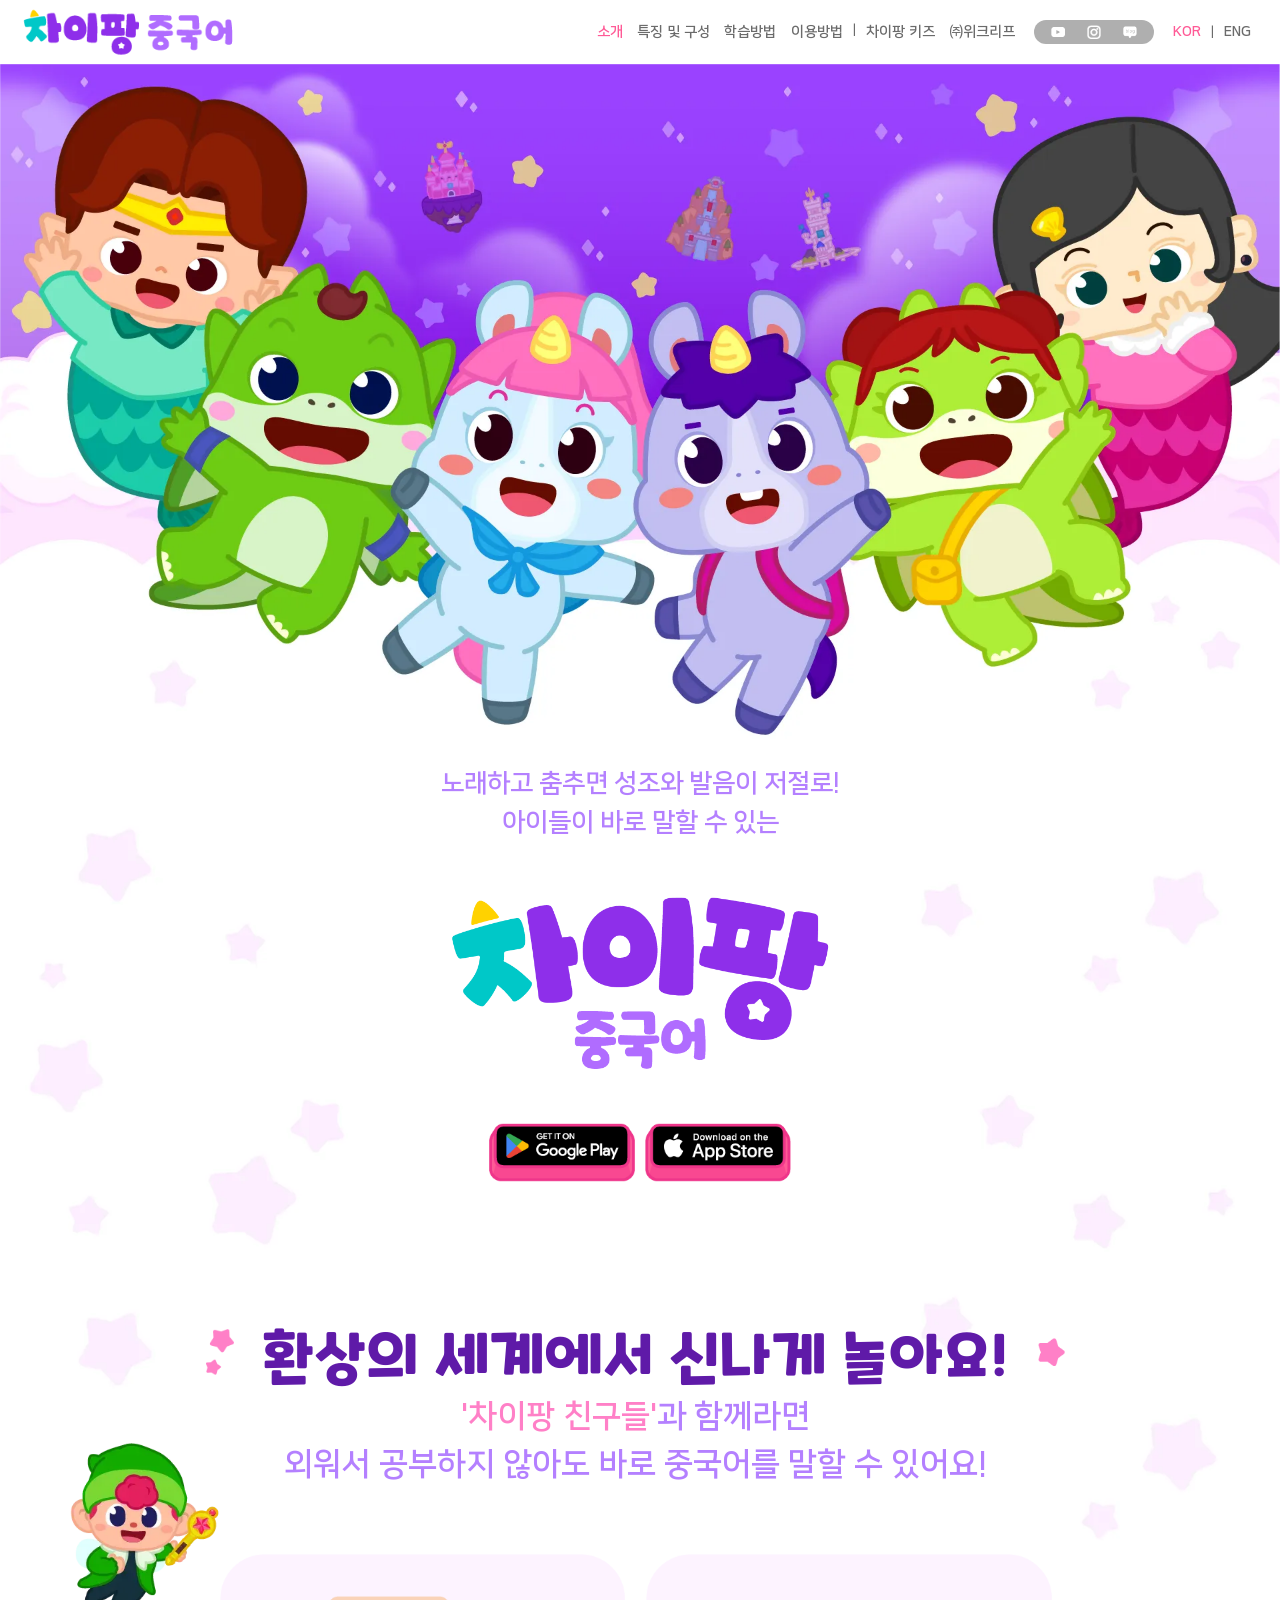
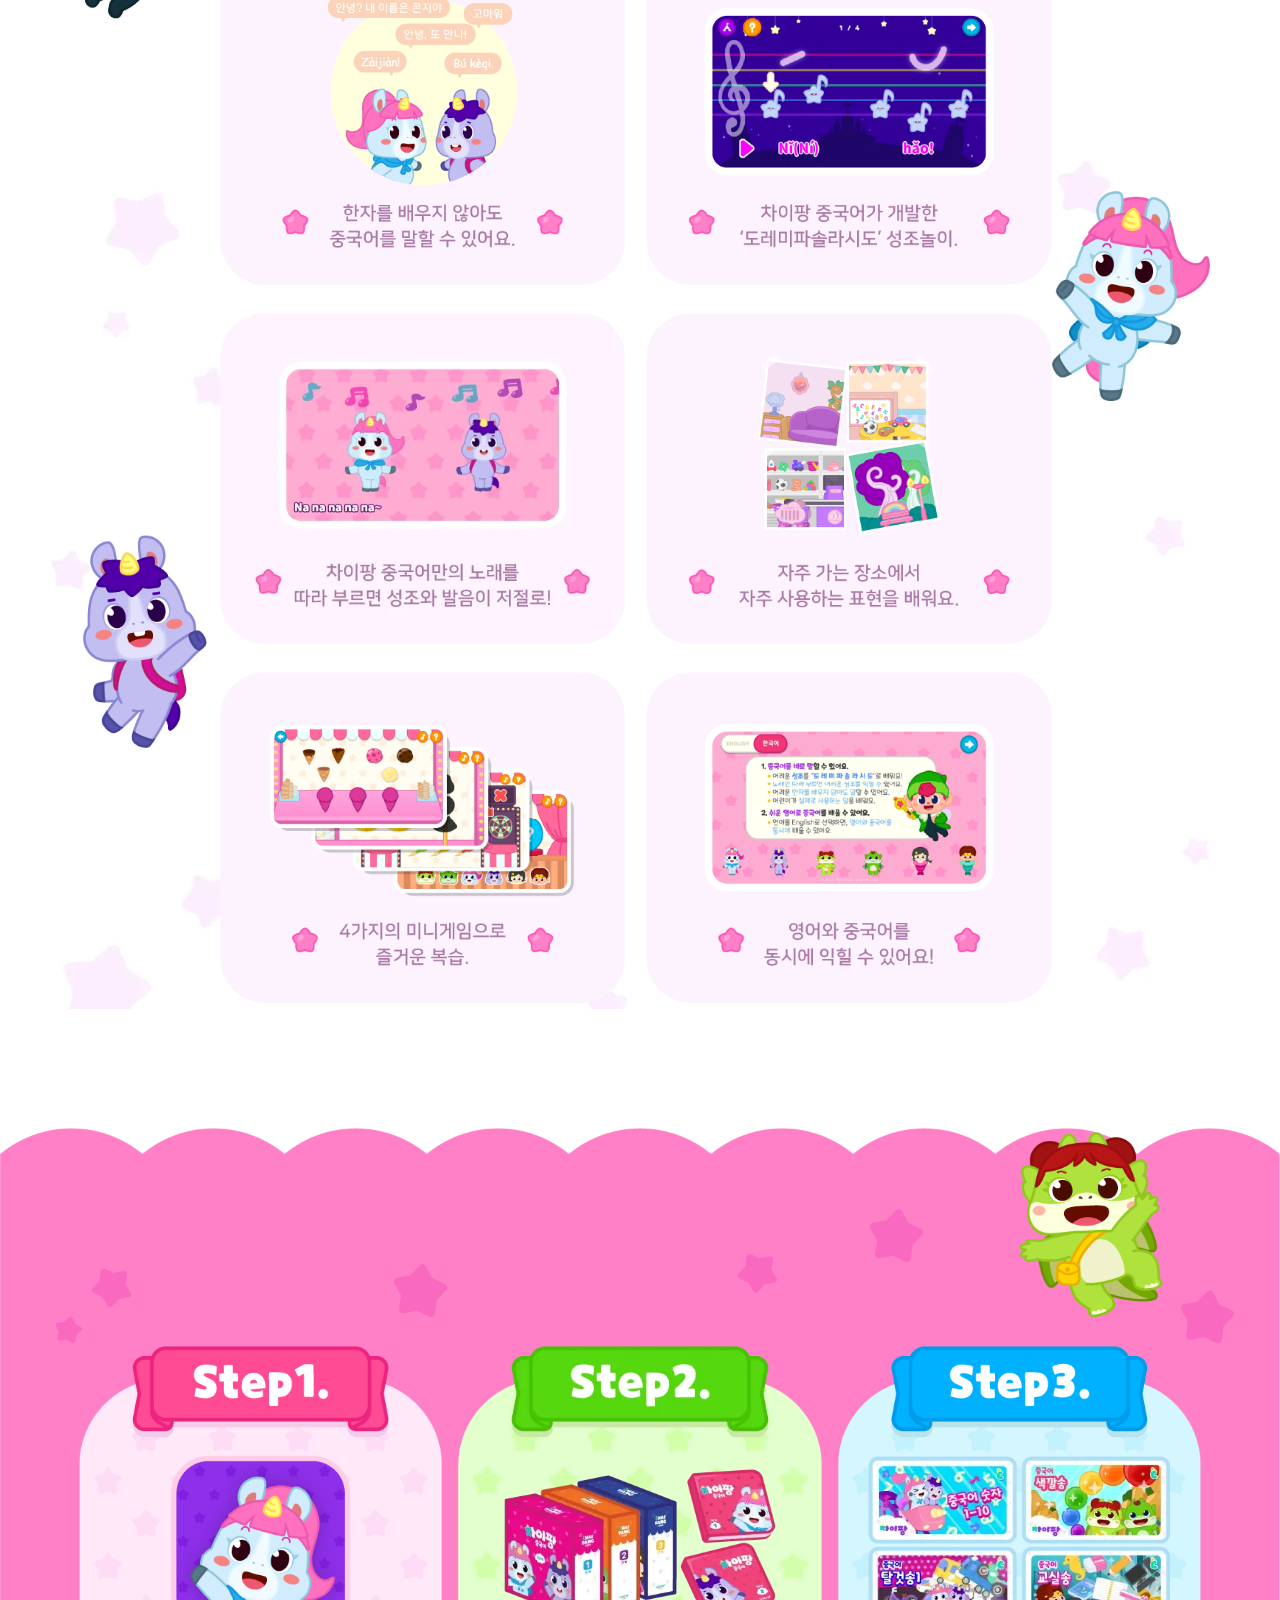
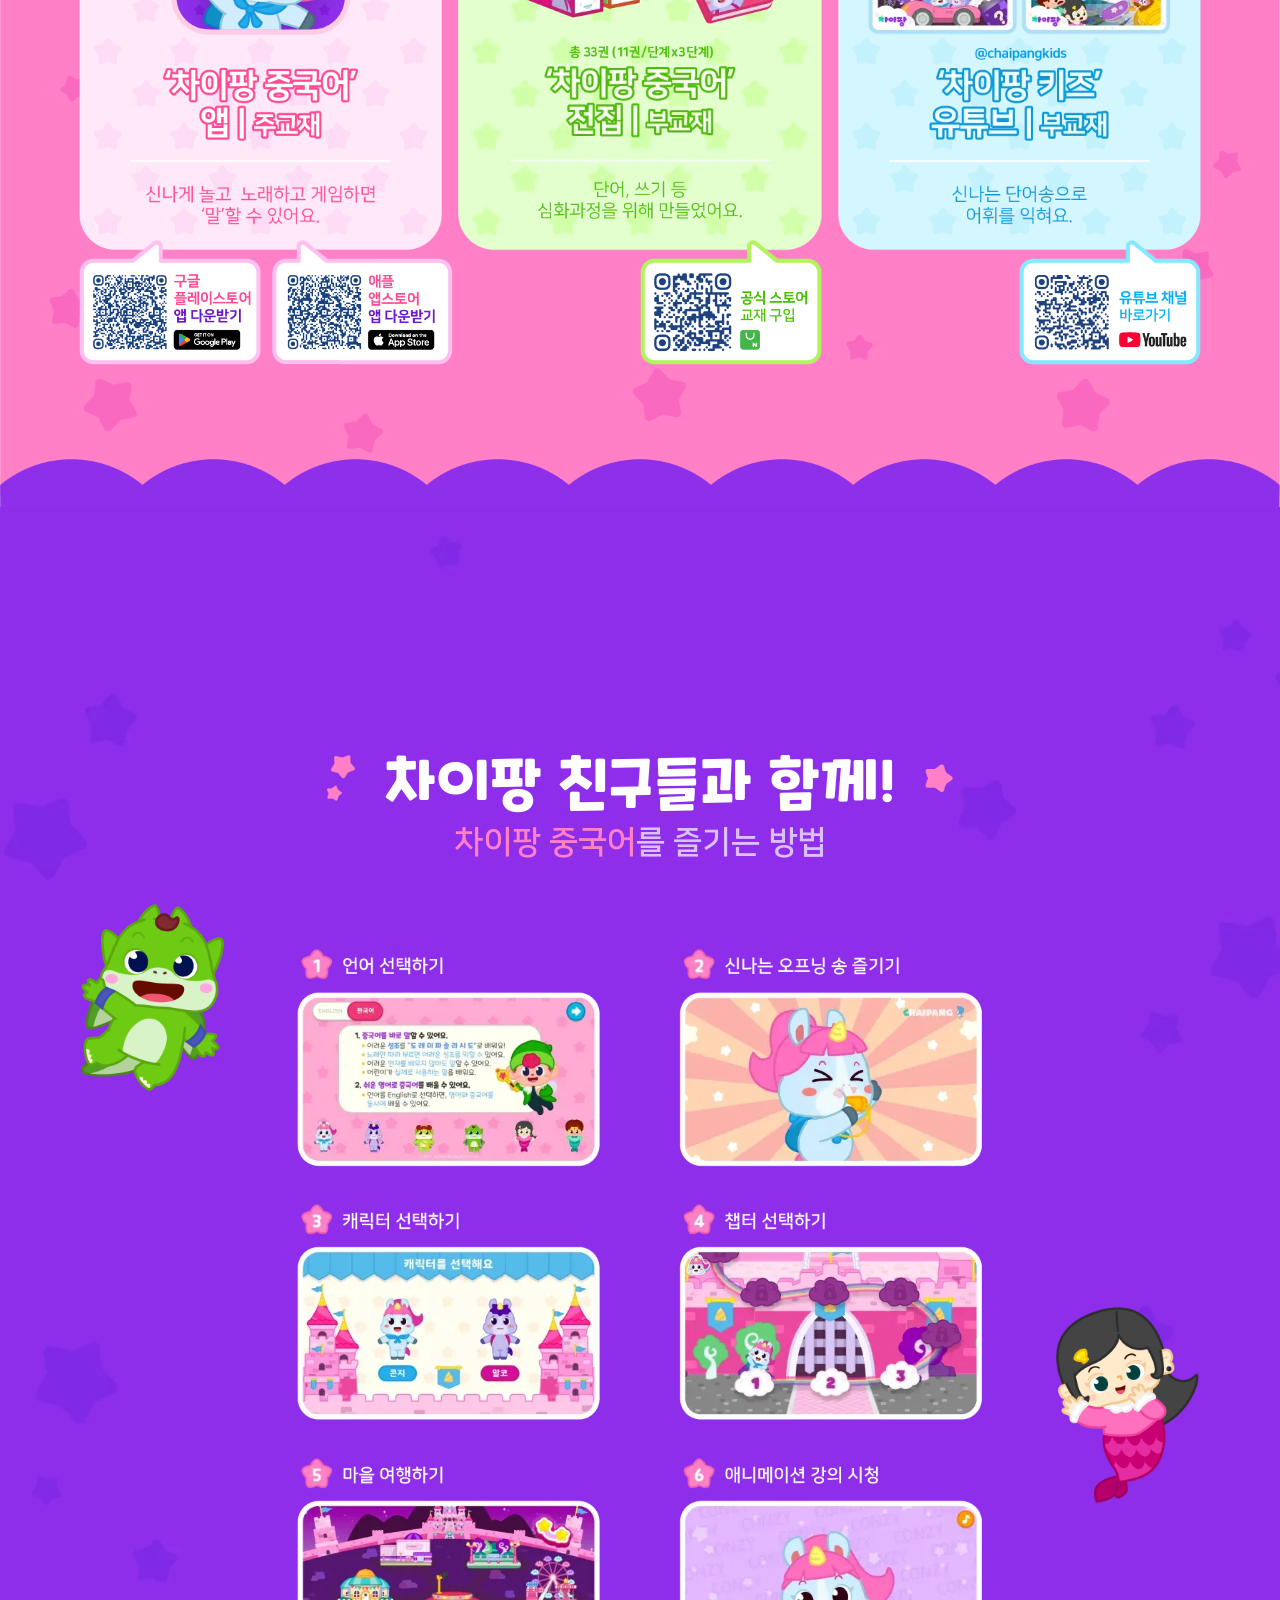
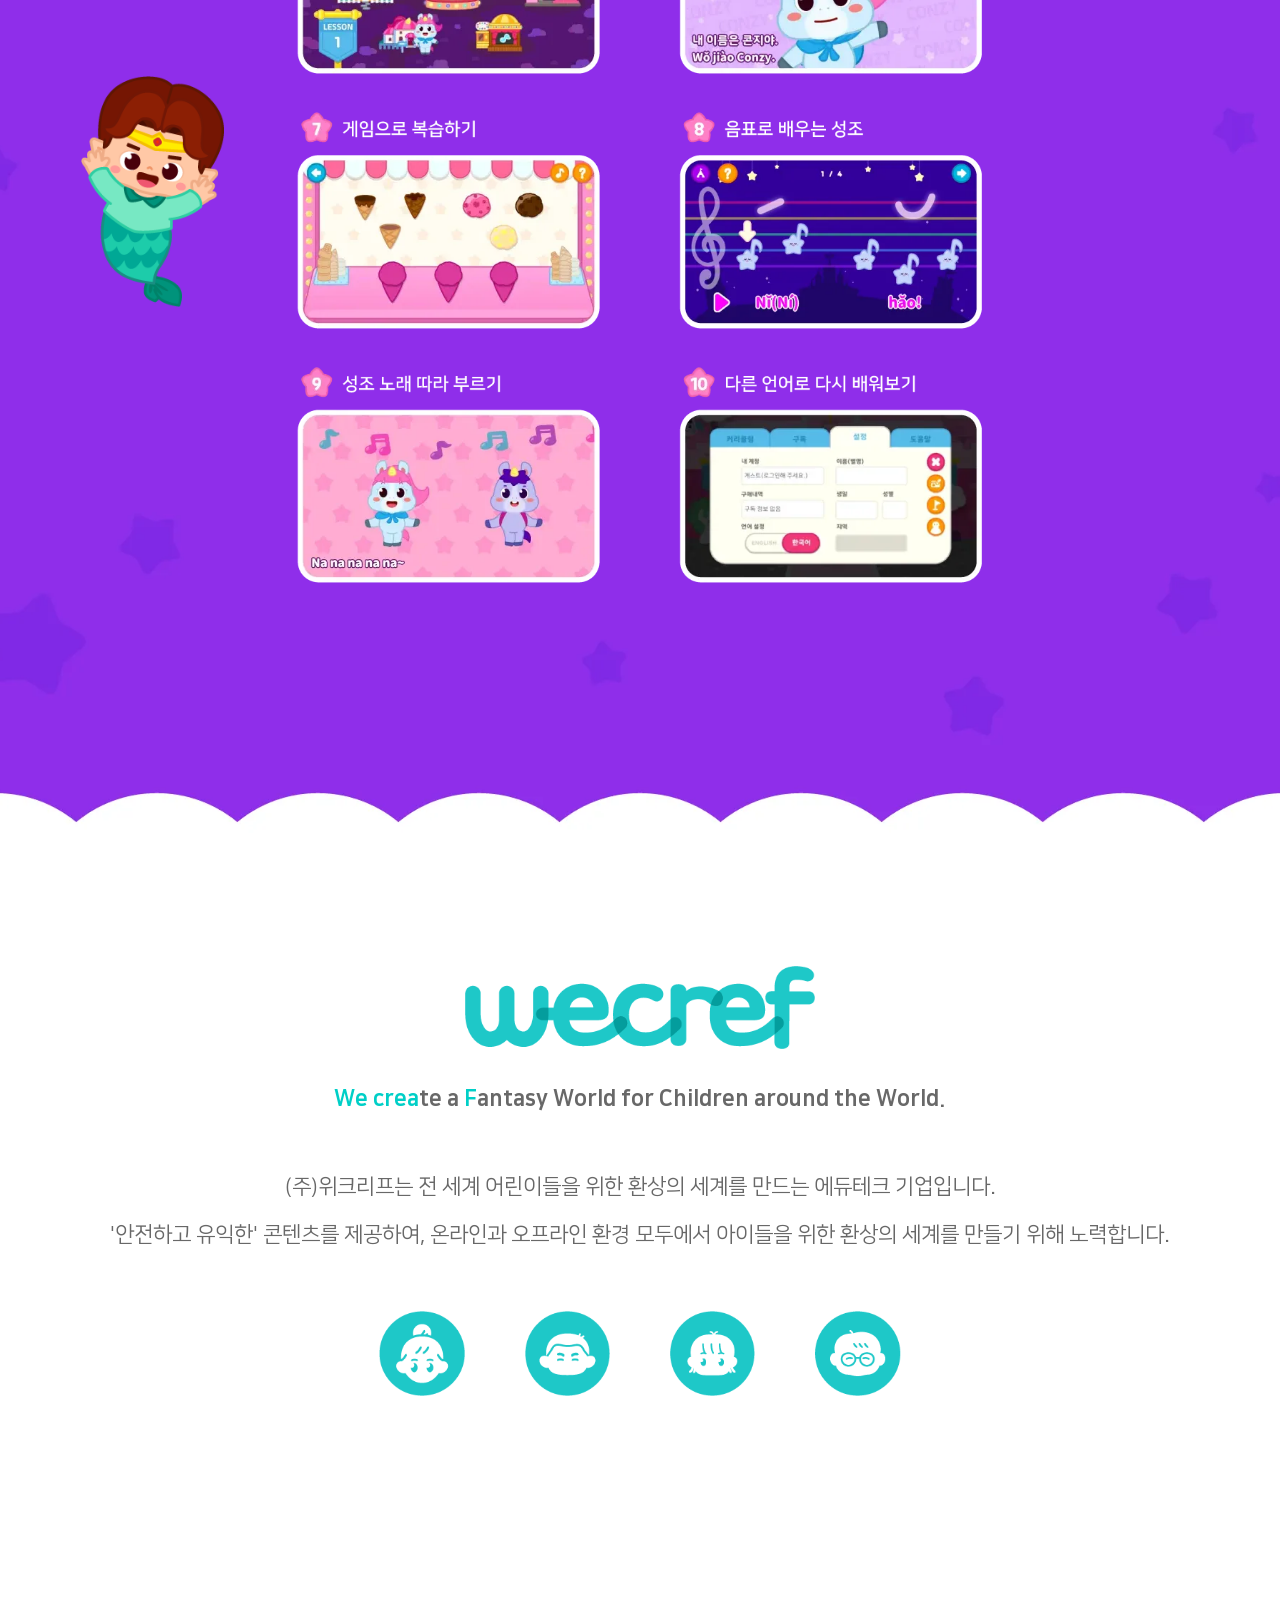
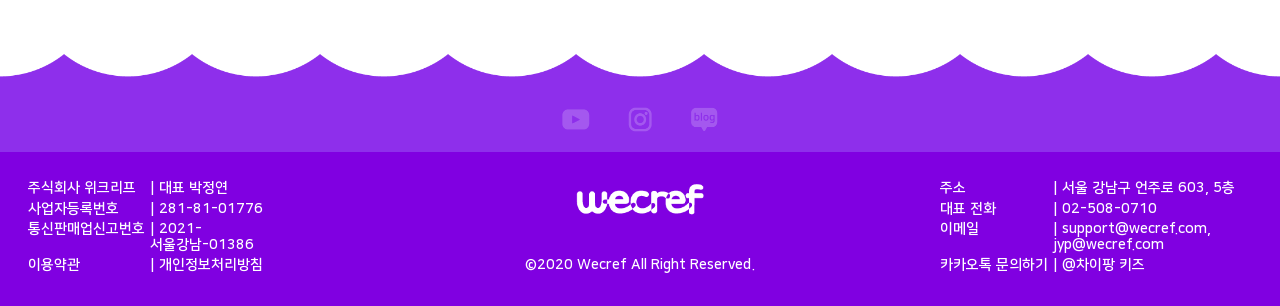
<file: kr_index.html>
<!DOCTYPE html>
<html lang="ko">

<head>
  <meta charset="UTF-8">
  <meta name="viewport" content="width=device-width, initial-scale=1.0">
  <meta name="Description"
    content="'차이팡 환상의 세계'에서 '차이팡 프렌즈'와 함께 노래하고 춤추고 놀다 보면 성조와 발음이 저절로 쏙쏙! 차이팡 중국어는 우리 아이들이 외워서 공부하지 않아도, 바로 중국어를 '말'할 수 있는 어린이 교육 콘텐츠입니다." />
  <meta name="author" content="K.Moon" />
  <meta name="publisher" content="Wecref" />
  <meta name="generator" content="Visual Studio Code" />
  <meta name="email" content="wecref.dev@gmail.com" />
  <meta name="date" content="2021-05-14T20:34:54+09:00" />
  <meta name="copyright" content="2020 Wecref Co., Ltd." />

  <!-- Open Graph 메타태그 -->
  <meta property="og:url" content="https://chinese.chaipangkids.com/" />
  <meta property="og:title" content="차이팡 중국어" />
  <meta property="og:image" content="https://chinese.chaipangkids.com/shared/images/share.png" />
  <meta property="og:description"
    content="'차이팡 환상의 세계'에서 '차이팡 프렌즈'와 함께 노래하고 춤추고 놀다 보면 성조와 발음이 저절로 쏙쏙! 차이팡 중국어는 우리 아이들이 외워서 공부하지 않아도, 바로 중국어를 '말'할 수 있는 어린이 교육 콘텐츠입니다." />
  <meta property="og:site_name" content="차이팡 중국어" />
  <meta property="og:locale" content="ko_KR" />
  <meta property="og:image:width" content="1200" />
  <meta property="og:image:height" content="630" />
  <meta property="og:image:alt" content="차이팡 공유 썸네일" />

  <link rel="shortcut icon" type="image/png" href="shared/images/siteLogo.png" />
  <title>차이팡 중국어</title>

  <link rel="stylesheet" href="./main.css" />
  <script type="module" src="./main.js"></script>
</head>

<body>
  <span></span>
  <nav>
    <div class="nav-header">
      <a href="/" class="logo">
        <picture>
          <source srcset="./components/nav/images/siteNavLogo_kr.webp" type="image/webp">
          <img src="./components/nav/images/siteNavLogo_kr.png" alt="위크리프 로고" >
        </picture>
      </a>
      <button class="menu-toggle" aria-label="메뉴 토글">
        <img src="./components/nav/images/menu.svg" alt="메뉴 아이콘" />
      </button>
    </div>
    <div class="nav-body">
      <ul class="nav-menus">
        <li><a href="#menu-main">소개</a></li>
        <li><a href="#menu-features">특징 및 구성</a></li>
        <li><a href="#menu-study">학습방법</a></li>
        <li><a href="#menu-how">이용방법</a></li>
        <li><a href="https://chaipangkids.com/kr_index.html" target="_blank">차이팡 키즈</a></li>
        <li><a href="https://wecref.com/kr_index.html" target="_blank">㈜위크리프</a></li>
      </ul>
      <ul class="social-links">
        <li>
          <a href="https://www.youtube.com/channel/UCpsxCqG0PIUx75o36Si4ptA" target="_blank">
            <picture>
              <source srcset="./shared/images/youtubeLogo.webp" type="image/webp">
              <img src="./shared/images/youtubeLogo.png" alt="유튜브" >
            </picture>
          </a>
        </li>
        <li>
          <a href="https://www.instagram.com/chaipang.kids" target="_blank">
            <picture>
              <source srcset="./shared/images/instagramLogo.webp" type="image/webp">
              <img src="./shared/images/instagramLogo.png" alt="인스타그램" >
            </picture>
          </a>
        </li>
        <li>
          <a href="https://blog.naver.com/chaipang_kids" target="_blank">
            <picture>
              <source srcset="./shared/images/blogLogo.webp" type="image/webp">
              <img src="./shared/images/blogLogo.png" alt="블로그" >
            </picture>
          </a>
        </li>
      </ul>
      <ul class="language-selector">
        <li><a href="kr_index.html" class="active">KOR</a></li>
        <li><a href="en_index.html">ENG</a></li>
      </ul>
    </div>
  </nav>

  <div id="contents-main">
    <picture>
      <source srcset="./components/hero/images/banner_BG.webp" type="image/webp">
      <img src="./components/hero/images/banner_BG.png" alt="배너">
    </picture>
  </div>

  <span></span>
  <div class="contents-card">
    <div class="info" id="menu-main">
      <p class="description">
        노래하고 춤추면 성조와 발음이 저절로! <br>
        아이들이 바로 말할 수 있는
      </p>
      <img class="bi" src="./components/hero/images/chinese_bi_kr.png" alt="차이팡 중국어">
      <div class="stores">
        <a href="https://play.google.com/store/apps/details?id=com.wecref.chaipang.chinese&hl=kr&gl=kr" target="_blank">
          <picture>
            <source srcset="./components/hero/images/button_GooglePlay.webp" type="image/webp">
            <img src="./components/hero/images/button_GooglePlay.png" alt="구글 스토어 이미지">
          </picture>
        </a>
        <a href="https://apps.apple.com/kr/app/%EC%B0%A8%EC%9D%B4%ED%8C%A1-%EC%A4%91%EA%B5%AD%EC%96%B4/id1570555582"
          target="_blank">
          <picture>
            <source srcset="./components/hero/images/button_AppStore.webp" type="image/webp">
            <img src="./components/hero/images/button_AppStore.png" alt="애플 스토어 이미지">
          </picture>
        </a>
      </div>
    </div>
    <div class="deco">
      <picture>
        <source srcset="./components/section-features/images/mico.webp" type="image/webp">
        <img src="./components/section-features/images/mico.png" alt="미코 이미지" class="mico">
      </picture>
      <picture>
        <source srcset="./components/section-features/images/malco.webp" type="image/webp">
        <img src="./components/section-features/images/malco.png" alt="말코 이미지" class="malco">
      </picture>
    </div>
    <div class="main" id="menu-features">
      <div class="titleStar">
        <picture>
          <source srcset="./shared/images/pinkStar02.webp" type="image/webp">
          <img src="./shared/images/pinkStar02.png" alt="별 이미지" class="star">
        </picture>
        <h1 class="title indigoTxt">환상의 세계에서 신나게 놀아요!</h1>
        <picture>
          <source srcset="./shared/images/pinkStar01.webp" type="image/webp">
          <img src="./shared/images/pinkStar01.png" alt="별 이미지" class="star">
        </picture>
      </div>
      <div class="description mediumpurpleTxt">
        <p>
          <span class="hotpinkTxt">'차이팡 친구들'</span>과 함께라면<br>
          외워서 공부하지 않아도 바로 중국어를 말할 수 있어요!
        </p>
      </div>
      <div class="tutorial">
        <picture>
          <source srcset="./components/section-features/images/chaipang_friends_1_kr.webp" type="image/webp">
          <img src="./components/section-features/images/chaipang_friends_1_kr.png" alt="차이팡 프렌즈">
        </picture>
        <picture>
          <source srcset="./components/section-features/images/chaipang_friends_2_kr.webp" type="image/webp">
          <img src="./components/section-features/images/chaipang_friends_2_kr.png" alt="차이팡 프렌즈">
        </picture>
        <picture>
          <source srcset="./components/section-features/images/chaipang_friends_3_kr.webp" type="image/webp">
          <img src="./components/section-features/images/chaipang_friends_3_kr.png" alt="차이팡 프렌즈">
        </picture>
        <picture>
          <source srcset="./components/section-features/images/chaipang_friends_4_kr.webp" type="image/webp">
          <img src="./components/section-features/images/chaipang_friends_4_kr.png" alt="차이팡 프렌즈">
        </picture>
        <picture>
          <source srcset="./components/section-features/images/chaipang_friends_5_kr.webp" type="image/webp">
          <img src="./components/section-features/images/chaipang_friends_5_kr.png" alt="차이팡 프렌즈">
        </picture>
        <picture>
          <source srcset="./components/section-features/images/chaipang_friends_6_kr.webp" type="image/webp">
          <img src="./components/section-features/images/chaipang_friends_6_kr.png" alt="차이팡 프렌즈">
        </picture>
      </div>
    </div>
    <div class="deco">
      <picture>
        <source srcset="./shared/images/conzy.webp" type="image/webp">
        <img src="./shared/images/conzy.png" alt="콘지 이미지" class="conzy">
      </picture>
    </div>
  </div>

  <span></span>

  <div class="contents-card studyBook" id="menu-study">
    <picture>
      <source srcset="./components/section-studyBook/images/BG_2.webp" type="image/webp">
      <img src="./components/section-studyBook/images/BG_2.png" alt="배경">
    </picture>
    <div class="main">
      <picture>
        <source srcset="./components/section-how/images/dora.webp" type="image/webp">
        <img src="./components/section-how/images/dora.png" alt="도라 이미지" class="dora">
      </picture>
      <div class="tutorial">
        <div class="step-col">
          <div class="step-img">
            <picture>
              <source srcset="./components/section-studyBook/images/Step1.webp" type="image/webp">
              <img src="./components/section-studyBook/images/Step1.png" alt="Step 1">
            </picture>
            <picture>
              <source srcset="./components/section-studyBook/images/Step1_kr.webp" type="image/webp">
              <img src="./components/section-studyBook/images/Step1_kr.png" alt="Step 1">
            </picture>
          </div>
          <div class="qr-row">
            <a href="https://play.google.com/store/apps/details?id=com.wecref.chaipang.chinese&hl=kr&gl=kr" target="_blank">
              <picture>
                <source srcset="./components/section-studyBook/images/step1_qr_1_kr.webp" type="image/webp">
                <img src="./components/section-studyBook/images/step1_qr_1_kr.png" alt="QR 1">
              </picture>
            </a>
            <a href="https://apps.apple.com/kr/app/%EC%B0%A8%EC%9D%B4%ED%8C%A1-%EC%A4%91%EA%B5%AD%EC%96%B4/id1570555582" target="_blank">
              <picture>
                <source srcset="./components/section-studyBook/images/step1_qr_2_kr.webp" type="image/webp">
                <img src="./components/section-studyBook/images/step1_qr_2_kr.png" alt="QR 2">
              </picture>
            </a>
          </div>
        </div>
        <div class="step-col">
          <div class="step-img">
            <picture>
              <source srcset="./components/section-studyBook/images/Step2.webp" type="image/webp">
              <img src="./components/section-studyBook/images/Step2.png" alt="Step 2">
            </picture>
            <picture>
              <source srcset="./components/section-studyBook/images/Step2_kr.webp" type="image/webp">
              <img src="./components/section-studyBook/images/Step2_kr.png" alt="Step 2">
            </picture>
          </div>
          <div class="qr-row">
            <a href="https://smartstore.naver.com/chaipang_kids" target="_blank">
              <picture>
                <source srcset="./components/section-studyBook/images/step2_qr_kr.webp" type="image/webp">
                <img src="./components/section-studyBook/images/step2_qr_kr.png" alt="QR">
              </picture>
            </a>
          </div>
        </div>
        <div class="step-col">
          <div class="step-img">
            <picture>
              <source srcset="./components/section-studyBook/images/Step3.webp" type="image/webp">
              <img src="./components/section-studyBook/images/Step3.png" alt="Step 3">
            </picture>
            <picture>
              <source srcset="./components/section-studyBook/images/Step3_kr.webp" type="image/webp">
              <img src="./components/section-studyBook/images/Step3_kr.png" alt="Step 3">
            </picture>
          </div>
          <div class="qr-row">
            <a href="https://www.youtube.com/channel/UCpsxCqG0PIUx75o36Si4ptA" target="_blank">
              <picture>
                <source srcset="./components/section-studyBook/images/step3_qr_kr.webp" type="image/webp">
                <img src="./components/section-studyBook/images/step3_qr_kr.png" alt="QR">
              </picture>
            </a>
          </div>
        </div>
      </div>
    </div>
  </div>

  <span></span>
  <div class="contents-card how" id="menu-how">
    <div class="deco">
      <picture>
        <source srcset="./components/section-how/images/gon.webp" type="image/webp">
        <img src="./components/section-how/images/gon.png" alt="곤 이미지" class="gon">
      </picture>
      <picture>
        <source srcset="./components/section-friends/images/finn.webp" type="image/webp">
        <img src="./components/section-friends/images/finn.png" alt="finn 이미지" class="finn">
      </picture>
    </div>
    <div class="main">
      <div class="titleStar">
        <picture>
          <source srcset="./shared/images/pinkStar02.webp" type="image/webp">
          <img src="./shared/images/pinkStar02.png" alt="별 이미지" class="star">
        </picture>
        <h1 class="title indigoTxt">차이팡 친구들과 함께!</h1>
        <picture>
          <source srcset="./shared/images/pinkStar01.webp" type="image/webp">
          <img src="./shared/images/pinkStar01.png" alt="별 이미지" class="star">
        </picture>
      </div>
      <div class="description plumTxt">
        <p>
          <span class="hotpinkTxt">차이팡 중국어</span>를 즐기는 방법
        </p>
      </div>
      <div class="tutorial">
        <picture>
          <source srcset="./components/section-how/images/how_to_1_kr.webp" type="image/webp">
          <img src="./components/section-how/images/how_to_1_kr.png" alt="튜토리얼 이미지">
        </picture>
        <picture>
          <source srcset="./components/section-how/images/how_to_2_kr.webp" type="image/webp">
          <img src="./components/section-how/images/how_to_2_kr.png" alt="튜토리얼 이미지">
        </picture>
        <picture>
          <source srcset="./components/section-how/images/how_to_3_kr.webp" type="image/webp">
          <img src="./components/section-how/images/how_to_3_kr.png" alt="튜토리얼 이미지">
        </picture>
        <picture>
          <source srcset="./components/section-how/images/how_to_4_kr.webp" type="image/webp">
          <img src="./components/section-how/images/how_to_4_kr.png" alt="튜토리얼 이미지">
        </picture>
        <picture>
          <source srcset="./components/section-how/images/how_to_5_kr.webp" type="image/webp">
          <img src="./components/section-how/images/how_to_5_kr.png" alt="튜토리얼 이미지">
        </picture>
        <picture>
          <source srcset="./components/section-how/images/how_to_6_kr.webp" type="image/webp">
          <img src="./components/section-how/images/how_to_6_kr.png" alt="튜토리얼 이미지">
        </picture>
        <picture>
          <source srcset="./components/section-how/images/how_to_7_kr.webp" type="image/webp">
          <img src="./components/section-how/images/how_to_7_kr.png" alt="튜토리얼 이미지">
        </picture>
        <picture>
          <source srcset="./components/section-how/images/how_to_8_kr.webp" type="image/webp">
          <img src="./components/section-how/images/how_to_8_kr.png" alt="튜토리얼 이미지">
        </picture>
        <picture>
          <source srcset="./components/section-how/images/how_to_9_kr.webp" type="image/webp">
          <img src="./components/section-how/images/how_to_9_kr.png" alt="튜토리얼 이미지">
        </picture>
        <picture>
          <source srcset="./components/section-how/images/how_to_10_kr.webp" type="image/webp">
          <img src="./components/section-how/images/how_to_10_kr.png" alt="튜토리얼 이미지">
        </picture>
      </div>
    </div>
    <div class="deco">
      <picture>
        <source srcset="./components/section-how/images/gabi.webp" type="image/webp">
        <img src="./components/section-how/images/gabi.png" alt="가비 이미지" class="gabi">
      </picture>
    </div>
  </div>

  <span id="menu-company"></span>
  <div class="wecref dimgrayTxt">
    <div class="title">
      <picture>
        <source srcset="./components/section-company/images/wecrefLogo01.webp" type="image/webp">
        <img src="./components/section-company/images/wecrefLogo01.png" alt="위크리프 로고">
      </picture>
      <p><span class="darkturquoiseTxt">We crea</span>te a <span class="darkturquoiseTxt">F</span>antasy World<span class="line-break"><br></span> for Children around the World.</p>
    </div>
    <div class="description dimgrayTxt">
      <p>
        (주)위크리프는 전 세계 어린이들을 위한 환상의 세계를 만드는 에듀테크 기업입니다. <br><br>
        '안전하고 유익한' 콘텐츠를 제공하여, 온라인과 오프라인 환경 모두에서 아이들을 위한 환상의 세계를 만들기 위해 노력합니다.
      </p>
    </div>
    <div class="staff">
      <picture>
        <source srcset="./components/section-company/images/icon_01_jy.webp" type="image/webp">
        <img src="./components/section-company/images/icon_01_jy.png" alt="icon">
      </picture>
      <picture>
        <source srcset="./components/section-company/images/icon_02_kr.webp" type="image/webp">
        <img src="./components/section-company/images/icon_02_kr.png" alt="icon">
      </picture>
      <picture>
        <source srcset="./components/section-company/images/icon_03_is.webp" type="image/webp">
        <img src="./components/section-company/images/icon_03_is.png" alt="icon">
      </picture>
      <picture>
        <source srcset="./components/section-company/images/icon_04_hy.webp" type="image/webp">
        <img src="./components/section-company/images/icon_04_hy.png" alt="icon">
      </picture>
    </div>
  </div>


  <div id="waveDecoDown"></div>

  <footer>
    <ul class="footer-links">
      <li>
          <a href="https://www.youtube.com/channel/UCpsxCqG0PIUx75o36Si4ptA" target="_blank" rel="noopener noreferrer">
            <picture>
              <source srcset="./components/footer/images/icon_youtube.webp" type="image/webp">
              <img src="./components/footer/images/icon_youtube.png" alt="유튜브 채널" />
            </picture>
          </a>
      </li>
      <li>
          <a href="https://www.instagram.com/chaipang.kids" target="_blank" rel="noopener noreferrer">
            <picture>
              <source srcset="./components/footer/images/icon_instagram.webp" type="image/webp">
              <img src="./components/footer/images/icon_instagram.png" alt="인스타그램 페이지" />
            </picture>
          </a>
      </li>
      <li>
          <a href="https://blog.naver.com/chaipang_kids" target="_blank" rel="noopener noreferrer">
            <picture>
              <source srcset="./components/footer/images/icon_blog.webp" type="image/webp">
              <img src="./components/footer/images/icon_blog.png" alt="네이버 블로그" />
            </picture>
          </a>
      </li>
    </ul>
    <div class="footer-info footer-row">
      <ul class="info-list">
        <li><span>주식회사 위크리프</span><span>| 대표 박정연</span></li>
        <li><span>사업자등록번호</span><span>| 281-81-01776</span></li>
        <li><span>통신판매업신고번호</span><span>| 2021-서울강남-01386</span></li>
        <li><span>이용약관</span><span>| 개인정보처리방침</span></li>
      </ul>
      <ul class="info-list">
        <li>
          <picture>
            <source srcset="./components/footer/images/wecrefLogo.webp" type="image/webp">
            <img src="./components/footer/images/wecrefLogo.png" alt="위크리프 로고" />
          </picture>
        </li>
        <li>©2020 Wecref All Right Reserved.</li>
      </ul>
      <ul class="info-list">
        <li><span>주소</span><span>| 서울 강남구 언주로 603, 5층</span></li>
        <li><span>대표 전화</span><span>| 02-508-0710</span></li>
        <li><span>이메일</span><span>| support@wecref.com, jyp@wecref.com</span></li>
        <li><span>카카오톡 문의하기</span><span>| @차이팡 키즈</span></li>
      </ul>
    </div>
    <div class="footer-col">
      <div class="col-cards">
        <p><strong>주식회사 위크리프</strong> <span>대표 박정연</span></p>
        <p><strong>사업자등록번호</strong> <span>281-81-01776</span></p>
        <p><strong>통신판매업신고번호</strong> <span>2021-서울강남-01386</span></p>
        <p><span class="label">이용약관</span> <span>개인정보처리방침</span></p>
        <p><strong>주소</strong> <span>서울 강남구<br>언주로 603, 5층</span></p>
        <p><strong>대표 전화</strong> <span>02-508-0710</span></p>
        <p><strong>이메일</strong> <span>support@wecref.com, jyp@wecref.com</span></p>
        <p><strong>카카오톡 문의하기</strong> <span>@차이팡 키즈</span></p>
      </div>
      <div class="col-logo">
        <picture>
          <source srcset="./components/footer/images/wecrefLogo.webp" type="image/webp">
          <img src="./components/footer/images/wecrefLogo.png" alt="위크리프 로고" />
        </picture>
        <p>©2020 Wecref All Right Reserved.</p>
      </div>
    </div>
  </footer>
</body>

</html>
</file>
<file: main.css>
@charset "UTF-8";
@import url(shared/Font.css);
@import url(shared/Base.css);
@import url(components/nav/Nav.css);
@import url(components/hero/Hero.css);
@import url(components/section-features/Features.css);
@import url(components/section-how/How.css);
@import url(components/section-studyBook/StudyBook.css);
@import url(components/section-company/Company.css);
@import url(components/footer/Footer.css);
</file>
